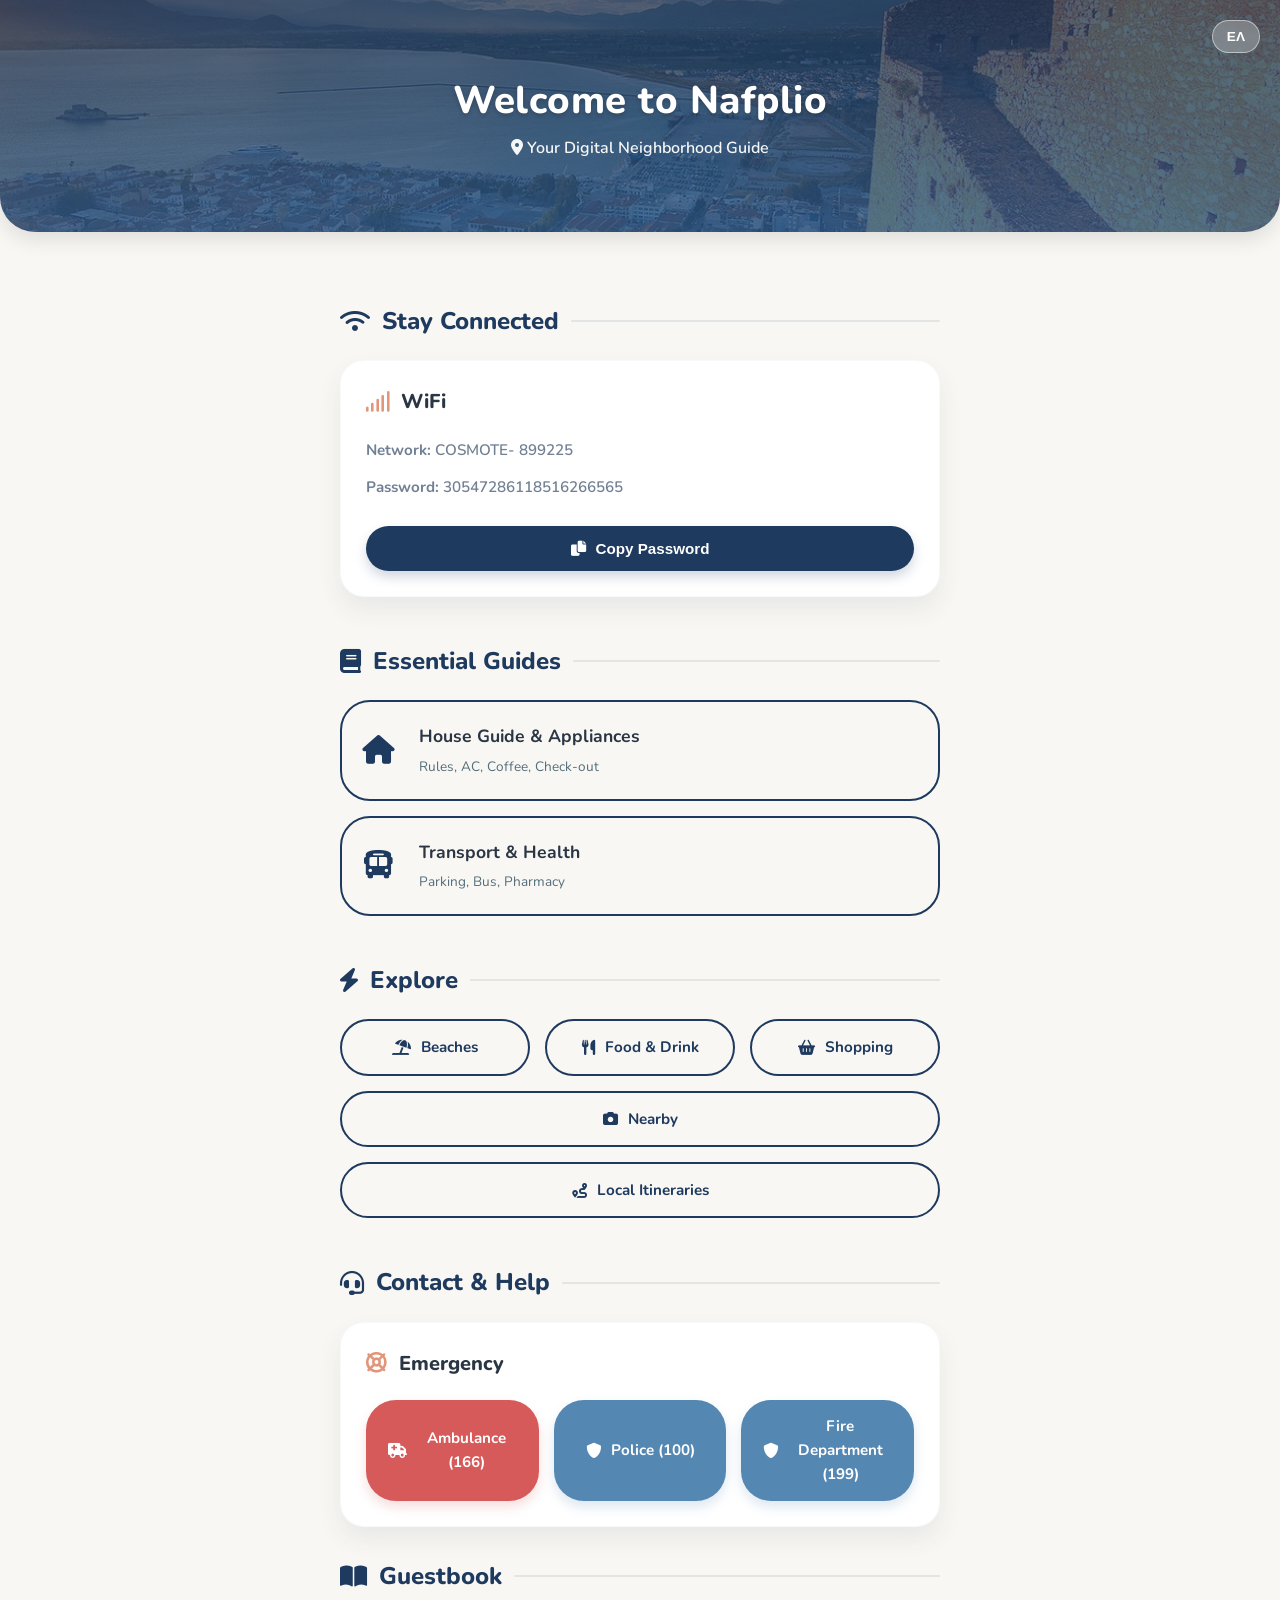
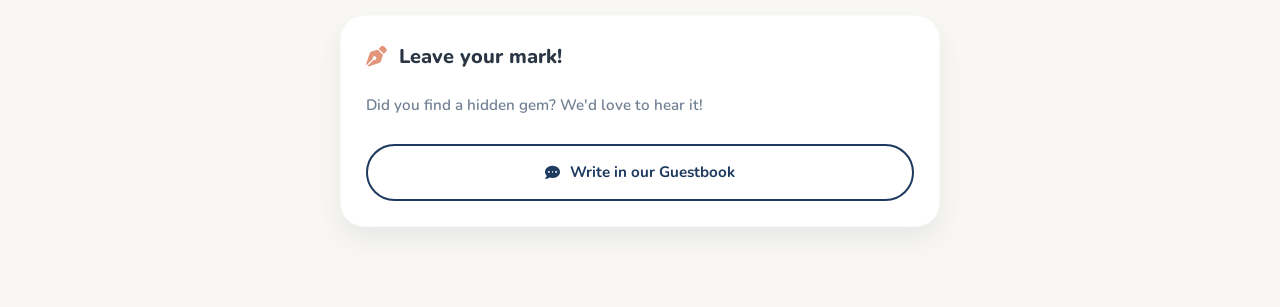
<file: index.html>
<!DOCTYPE html>
<html lang="en">
<head>
    <meta charset="UTF-8">
    <meta name="viewport" content="width=device-width, initial-scale=1.0, maximum-scale=1.0, user-scalable=no">
    <title>Digital Guide - Nafplio</title>
    
    <link rel="preconnect" href="https://fonts.googleapis.com">
    <link rel="preconnect" href="https://fonts.gstatic.com" crossorigin>
    <link href="https://fonts.googleapis.com/css2?family=Nunito:wght@400;600;700;800&display=swap" rel="stylesheet">
    <link rel="stylesheet" href="https://cdnjs.cloudflare.com/ajax/libs/font-awesome/6.0.0/css/all.min.css">
    <link rel="stylesheet" href="style.css">
</head>
<body class="lang-en">

    <header class="hero-header">
        <button class="lang-toggle" onclick="toggleLanguage()">
            <span class="en">ΕΛ</span>
            <span class="el">EN</span>
        </button>
        <h1>
            <span class="en">Welcome to Nafplio</span>
            <span class="el">Καλώς ήρθατε στο Ναύπλιο</span>
        </h1>
        <p><i class="fas fa-map-marker-alt"></i> 
            <span class="en">Your Digital Neighborhood Guide</span>
            <span class="el">Ο Ψηφιακός Οδηγός της Γειτονιάς</span>
        </p>
    </header>

    <div class="container">

        <h2><i class="fas fa-wifi"></i> <span class="en">Stay Connected</span><span class="el">Σύνδεση στο Internet</span></h2>
        
        <div class="card">
            <h3><i class="fas fa-signal"></i> WiFi</h3>
            <p><strong>Network:</strong> COSMOTE- 899225</p>
            <p><strong>Password:</strong> 30547286118516266565</p>
            <button class="btn" onclick="copyWiFi()"><i class="fas fa-copy"></i> <span class="en">Copy Password</span><span class="el">Αντιγραφή Κωδικού</span></button>
        </div>

        <h2><i class="fas fa-book"></i> <span class="en">Essential Guides</span><span class="el">Χρήσιμοι Οδηγοί</span></h2>
        
        <a href="pages/house-guide.html" class="btn btn-outline" style="padding: 20px; font-size: 1.1rem; margin-bottom: 15px; display: flex; align-items: center; justify-content: flex-start; text-align: left;">
            <i class="fas fa-home" style="font-size: 1.8rem; margin-right: 15px; color: var(--accent-teal);"></i> 
            <div>
                <strong style="display: block; color: var(--text-dark);"><span class="en">House Guide & Appliances</span><span class="el">Οδηγός Σπιτιού & Συσκευές</span></strong>
                <span style="font-size: 0.85rem; font-weight: 400; color: #546E7A;"><span class="en">Rules, AC, Coffee, Check-out</span><span class="el">Κανόνες, AC, Καφές, Check-out</span></span>
            </div>
        </a>

        <a href="pages/transport.html" class="btn btn-outline" style="padding: 20px; font-size: 1.1rem; display: flex; align-items: center; justify-content: flex-start; text-align: left;">
            <i class="fas fa-bus" style="font-size: 1.8rem; margin-right: 15px; color: var(--accent-teal);"></i> 
            <div>
                <strong style="display: block; color: var(--text-dark);"><span class="en">Transport & Health</span><span class="el">Μετακινήσεις & Υγεία</span></strong>
                <span style="font-size: 0.85rem; font-weight: 400; color: #546E7A;"><span class="en">Parking, Bus, Pharmacy</span><span class="el">Πάρκινγκ, ΚΤΕΛ, Φαρμακείο</span></span>
            </div>
        </a>

                <h2><i class="fas fa-bolt"></i> <span class="en">Explore</span><span class="el">Εξερεύνηση</span></h2>
        <div class="flex-row">
            <a href="pages/beaches.html" class="btn flex-item btn-outline"><i class="fas fa-umbrella-beach"></i> <span class="en">Beaches</span><span class="el">Παραλίες</span></a>
            <a href="pages/fooddrink.html" class="btn flex-item btn-outline"><i class="fas fa-utensils"></i> <span class="en">Food & Drink</span><span class="el">Φαγητό & Ποτό</span></a>
            <a href="pages/shopping.html" class="btn flex-item btn-outline"><i class="fas fa-shopping-basket"></i> <span class="en">Shopping</span><span class="el">Αγορές</span></a>
            <a href="pages/nearby.html" class="btn flex-item btn-outline"><i class="fas fa-camera"></i> <span class="en">Nearby</span><span class="el">Αξιοθέατα</span></a>
            <a href="pages/itineraries.html" class="btn flex-item btn-outline" style="min-width: 100%;"><i class="fas fa-route"></i> <span class="en">Local Itineraries</span><span class="el">Προτεινόμενες Διαδρομές</span></a>
        </div>

        <h2><i class="fas fa-headset"></i> <span class="en">Contact & Help</span><span class="el">Επικοινωνία & Βοήθεια</span></h2>

        <div class="card">
            <h3><i class="fas fa-life-ring"></i> <span class="en">Emergency</span><span class="el">Έκτακτη Ανάγκη</span></h3>
            <div class="flex-row">
                <a href="tel:166" class="btn flex-item btn-danger"><i class="fas fa-ambulance"></i> <span class="en">Ambulance (166)</span><span class="el">Ασθενοφόρο (166)</span></a>
                <a href="tel:100" class="btn flex-item btn-primary"><i class="fas fa-shield-alt"></i> <span class="en">Police (100)</span><span class="el">Αστυνομία (100)</span></a>
                <a href="tel:100" class="btn flex-item btn-primary"><i class="fas fa-shield-alt"></i> <span class="en">Fire Department (199)</span><span class="el">Πυροσβεστική (199)</span></a>

            </div>
        </div>
        
        <h2 style="margin-top: 30px;"><i class="fas fa-book-open"></i> <span class="en">Guestbook</span><span class="el">Βιβλίο Επισκεπτών</span></h2>
        <div class="card">
            <h3><i class="fas fa-pen-nib"></i> <span class="en">Leave your mark!</span><span class="el">Αφήστε το σχόλιό σας!</span></h3>
            <p><span class="en">Did you find a hidden gem? We'd love to hear it!</span><span class="el">Ανακαλύψατε κάποιο κρυμμένο διαμάντι στο Ναύπλιο; Γράψτε μας!</span></p>
            <a href="ΒΑΛΕ_LINK_ΓΙΑ_GOOGLE_FORM" target="_blank" class="btn btn-outline"><i class="fas fa-comment-dots"></i> <span class="en">Write in our Guestbook</span><span class="el">Γράψτε στο Βιβλίο</span></a>
        </div>

    </div>

    <div id="toast"><i class="fas fa-check-circle"></i> <span class="en">Password Copied!</span><span class="el">Ο Κωδικός Αντιγράφηκε!</span></div>
    <script src="script.js"></script>
</body>
</html>
</file>
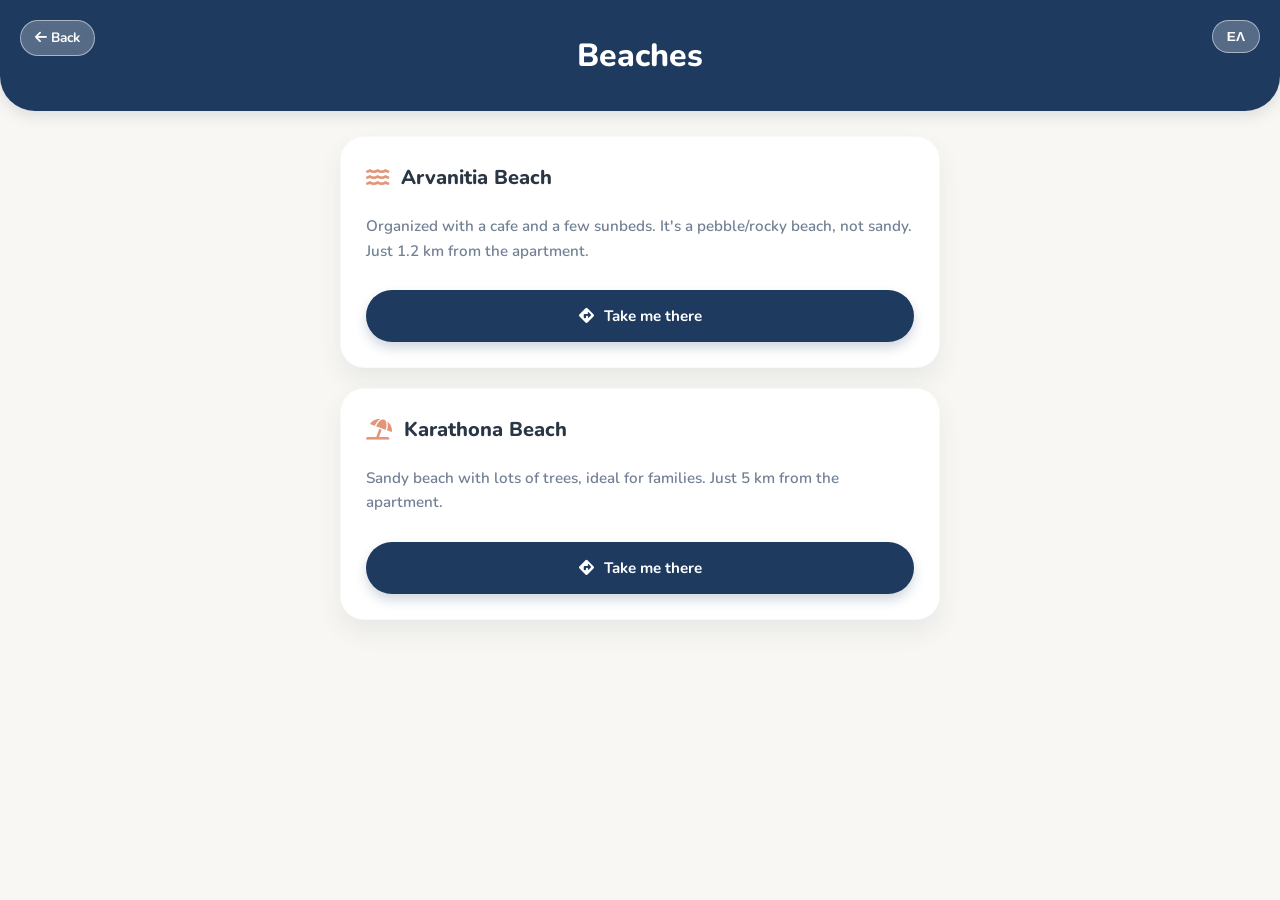
<file: pages/beaches.html>
<!DOCTYPE html>
<html lang="en">
<head>
    <meta charset="UTF-8">
    <meta name="viewport" content="width=device-width, initial-scale=1.0, maximum-scale=1.0, user-scalable=no">
    <title>Beaches - Nafplio Guide</title>
    <link rel="preconnect" href="https://fonts.googleapis.com">
    <link rel="preconnect" href="https://fonts.gstatic.com" crossorigin>
    <link href="https://fonts.googleapis.com/css2?family=Nunito:wght@400;600;700;800&display=swap" rel="stylesheet">
    <link rel="stylesheet" href="https://cdnjs.cloudflare.com/ajax/libs/font-awesome/6.0.0/css/all.min.css">
    
    <link rel="stylesheet" href="../style.css">
</head>
<body class="lang-en">

    <header>
        <a href="../index.html" class="back-btn"><i class="fas fa-arrow-left"></i> <span class="en">Back</span><span class="el">Πίσω</span></a>
        <button class="lang-toggle" onclick="toggleLanguage()">
            <span class="en">ΕΛ</span>
            <span class="el">EN</span>
        </button>
        <h1>
            <span class="en">Beaches</span>
            <span class="el">Παραλίες</span>
        </h1>
    </header>

    <div class="container">
        
        <div class="card">
            <h3><i class="fas fa-water"></i> <span class="en">Arvanitia Beach</span><span class="el">Παραλία Αρβανιτιάς</span></h3>
            <p>
                <span class="en">Organized with a cafe and a few sunbeds. It's a pebble/rocky beach, not sandy. Just 1.2 km from the apartment.</span>
                <span class="el">Οργανωμένη με μια καφετέρια και λίγες ξαπλώστρες. Δεν έχει άμμο, έχει βότσαλα και βράχια. Μόλις 1,2 χλμ από το διαμέρισμα.</span>
            </p>
            <a href="https://maps.app.goo.gl/Zkfqio5ohK6nqBAR7" target="_blank" class="btn"><i class="fas fa-directions"></i> <span class="en">Take me there</span><span class="el">Οδηγίες</span></a>
        </div>

        <div class="card">
            <h3><i class="fas fa-umbrella-beach"></i> <span class="en">Karathona Beach</span><span class="el">Καραθώνα</span></h3>
            <p>
                <span class="en">Sandy beach with lots of trees, ideal for families. Just 5 km from the apartment.</span>
                <span class="el">Αμμώδης παραλία με πολλά δέντρα, ιδανική για οικογένειες. Μόλις 5 χλμ από το διαμέρισμα.</span>
            </p>
            <a href="https://maps.app.goo.gl/F3d4bQRgc3zSHzM47" target="_blank" class="btn"><i class="fas fa-directions"></i> <span class="en">Take me there</span><span class="el">Οδηγίες</span></a>
        </div>

    </div>

    <script src="../script.js"></script>
</body>
</html>
</file>
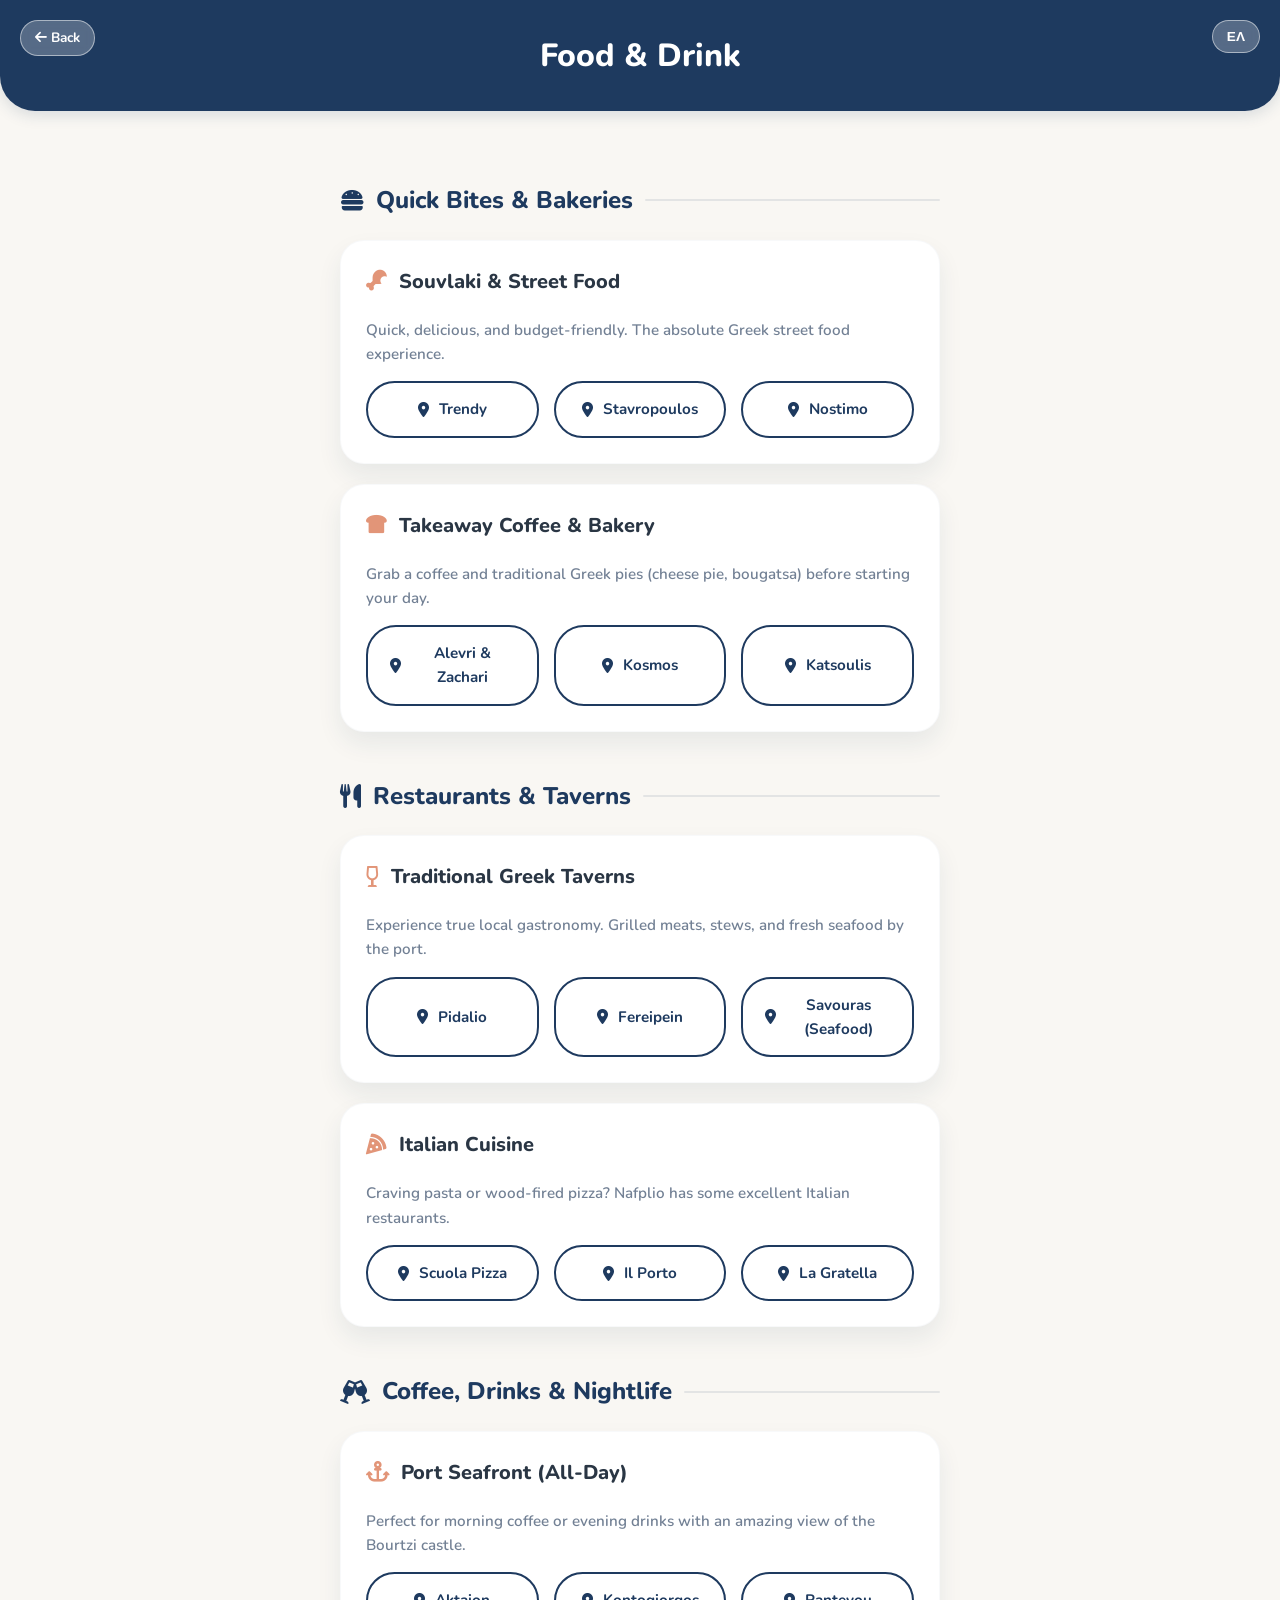
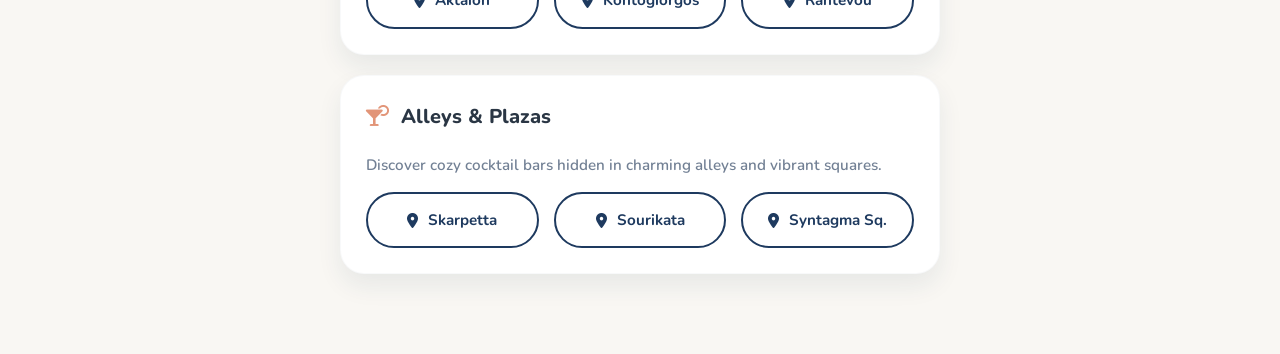
<file: pages/fooddrink.html>
<!DOCTYPE html>
<html lang="en">
<head>
    <meta charset="UTF-8">
    <meta name="viewport" content="width=device-width, initial-scale=1.0, maximum-scale=1.0, user-scalable=no">
    <title>Food & Drink - Nafplio Guide</title>
    <link rel="preconnect" href="https://fonts.googleapis.com">
    <link rel="preconnect" href="https://fonts.gstatic.com" crossorigin>
    <link href="https://fonts.googleapis.com/css2?family=Nunito:wght@400;600;700;800&display=swap" rel="stylesheet">
    <link rel="stylesheet" href="https://cdnjs.cloudflare.com/ajax/libs/font-awesome/6.0.0/css/all.min.css">
    <link rel="stylesheet" href="../style.css">
</head>
<body class="lang-en">

    <header>
        <a href="../index.html" class="back-btn"><i class="fas fa-arrow-left"></i> <span class="en">Back</span><span class="el">Πίσω</span></a>
        <button class="lang-toggle" onclick="toggleLanguage()">
            <span class="en">ΕΛ</span>
            <span class="el">EN</span>
        </button>
        <h1>
            <span class="en">Food & Drink</span>
            <span class="el">Φαγητό & Ποτό</span>
        </h1>
    </header>

    <div class="container">
        
        <!-- ΕΝΟΤΗΤΑ 1: ΓΡΗΓΟΡΟ ΦΑΓΗΤΟ & ΦΟΥΡΝΟΙ -->
        <h2><i class="fas fa-hamburger"></i> <span class="en">Quick Bites & Bakeries</span><span class="el">Γρήγορο Φαγητό & Φούρνοι</span></h2>
        
        <div class="card">
            <h3><i class="fas fa-drumstick-bite"></i> <span class="en">Souvlaki & Street Food</span><span class="el">Πιτόγυρο & Street Food</span></h3>
            <p>
                <span class="en">Quick, delicious, and budget-friendly. The absolute Greek street food experience.</span>
                <span class="el">Γρήγορο, χορταστικό και οικονομικό. Τα καλύτερα σημεία για παραδοσιακό πιτόγυρο.</span>
            </p>
            <div class="flex-row" style="margin-top: 15px;">
                <a href="https://maps.app.goo.gl/Qw8CT8fS2HpJGycE9" target="_blank" class="btn flex-item btn-outline"><i class="fas fa-map-marker-alt"></i> <span class="en">Trendy</span><span class="el">Trendy</span></a>
                <a href="https://maps.app.goo.gl/opmxHq6EfR5hRpAs6" target="_blank" class="btn flex-item btn-outline"><i class="fas fa-map-marker-alt"></i> <span class="en">Stavropoulos</span><span class="el">Σταυρόπουλος</span></a>
                <a href="https://maps.app.goo.gl/NRNuTCAfB22C8cD48" target="_blank" class="btn flex-item btn-outline"><i class="fas fa-map-marker-alt"></i> <span class="en">Nostimo</span><span class="el">Νόστιμο</span></a>
            </div>
        </div>

        <div class="card">
            <h3><i class="fas fa-bread-slice"></i> <span class="en">Takeaway Coffee & Bakery</span><span class="el">Στο Χέρι & Φούρνοι</span></h3>
            <p>
                <span class="en">Grab a coffee and traditional Greek pies (cheese pie, bougatsa) before starting your day.</span>
                <span class="el">Ιδανικά σημεία για να πάρετε γρήγορο καφέ και φρέσκα σφολιατοειδή στο χέρι.</span>
            </p>
            <div class="flex-row" style="margin-top: 15px;">
                <a href="https://maps.app.goo.gl/HDfTUzCfcCUbncJV9" target="_blank" class="btn flex-item btn-outline"><i class="fas fa-map-marker-alt"></i> <span class="en">Alevri & Zachari</span><span class="el">Αλεύρι & Ζάχαρη</span></a>
                <a href="https://maps.app.goo.gl/cdPcTeFowGZ5yKNt7" target="_blank" class="btn flex-item btn-outline"><i class="fas fa-map-marker-alt"></i> <span class="en">Kosmos</span><span class="el">Κόσμος</span></a>
                <a href="https://maps.app.goo.gl/tComQ4xPtFZAxJ8P6" target="_blank" class="btn flex-item btn-outline"><i class="fas fa-map-marker-alt"></i> <span class="en">Katsoulis</span><span class="el">Κατσούλης</span></a>
            </div>
        </div>

        <!-- ΕΝΟΤΗΤΑ 2: ΕΣΤΙΑΤΟΡΙΑ & ΤΑΒΕΡΝΕΣ -->
        <h2><i class="fas fa-utensils"></i> <span class="en">Restaurants & Taverns</span><span class="el">Εστιατόρια & Ταβέρνες</span></h2>

        <div class="card">
            <h3><i class="fas fa-wine-glass-alt"></i> <span class="en">Traditional Greek Taverns</span><span class="el">Παραδοσιακές Ταβέρνες</span></h3>
            <p>
                <span class="en">Experience true local gastronomy. Grilled meats, stews, and fresh seafood by the port.</span>
                <span class="el">Η αυθεντική τοπική γαστρονομία. Ζεστή ατμόσφαιρα, ψητά κρέατα, μεζέδες και φρέσκο ψάρι.</span>
            </p>
            <div class="flex-row" style="margin-top: 15px;">
                <a href="https://maps.app.goo.gl/Su23X2cGe1beuUsL7" target="_blank" class="btn flex-item btn-outline"><i class="fas fa-map-marker-alt"></i> <span class="en">Pidalio</span><span class="el">Πηδάλιο</span></a>
                <a href="https://maps.app.goo.gl/nbSWQN3dEPreE3hT9" target="_blank" class="btn flex-item btn-outline"><i class="fas fa-map-marker-alt"></i> <span class="en">Fereipein</span><span class="el">Φερειπείν</span></a>
                <a href="https://maps.app.goo.gl/tfXyzaZeq5p1BhFt5" target="_blank" class="btn flex-item btn-outline"><i class="fas fa-map-marker-alt"></i> <span class="en">Savouras (Seafood)</span><span class="el">Σαβούρας (Ψάρι)</span></a>
            </div>
        </div>

        <div class="card">
            <h3><i class="fas fa-pizza-slice"></i> <span class="en">Italian Cuisine</span><span class="el">Ιταλική Κουζίνα</span></h3>
            <p>
                <span class="en">Craving pasta or wood-fired pizza? Nafplio has some excellent Italian restaurants.</span>
                <span class="el">Εξαιρετικές επιλογές για αυθεντική πίτσα με λεπτή ζύμη και φρέσκα ζυμαρικά.</span>
            </p>
            <div class="flex-row" style="margin-top: 15px;">
                <a href="https://maps.app.goo.gl/ykCuiks4WFRYwPyh6" target="_blank" class="btn flex-item btn-outline"><i class="fas fa-map-marker-alt"></i> <span class="en">Scuola Pizza</span><span class="el">Scuola Pizza</span></a>
                <a href="https://maps.app.goo.gl/nPsGK3grmnhbTZc97" target="_blank" class="btn flex-item btn-outline"><i class="fas fa-map-marker-alt"></i> <span class="en">Il Porto</span><span class="el">Il Porto</span></a>
                <a href="https://maps.app.goo.gl/8jnaLJK5HrCs4ca78" target="_blank" class="btn flex-item btn-outline"><i class="fas fa-map-marker-alt"></i> <span class="en">La Gratella</span><span class="el">La Gratella</span></a>
            </div>
        </div>

        <!-- ΕΝΟΤΗΤΑ 3: ΚΑΦΕΣ & ΠΟΤΟ -->
        <h2><i class="fas fa-glass-cheers"></i> <span class="en">Coffee, Drinks & Nightlife</span><span class="el">Καφές & Νυχτερινή Ζωή</span></h2>

        <div class="card">
            <h3><i class="fas fa-anchor"></i> <span class="en">Port Seafront (All-Day)</span><span class="el">Παραλιακά στο Λιμάνι</span></h3>
            <p>
                <span class="en">Perfect for morning coffee or evening drinks with an amazing view of the Bourtzi castle.</span>
                <span class="el">Η κλασική επιλογή. Ανοιχτά από το πρωί για καφέ μέχρι αργά το βράδυ για ποτό με θέα το Μπούρτζι.</span>
            </p>
            <div class="flex-row" style="margin-top: 15px;">
                <a href="https://maps.app.goo.gl/1D3FuBNwmPbGnL2r5" target="_blank" class="btn flex-item btn-outline"><i class="fas fa-map-marker-alt"></i> <span class="en">Aktaion</span><span class="el">Ακταίον</span></a>
                <a href="https://maps.app.goo.gl/rcR9FJc9Mq2NVqRE6" target="_blank" class="btn flex-item btn-outline"><i class="fas fa-map-marker-alt"></i> <span class="en">Kontogiorgos</span><span class="el">Κοντογιώργος</span></a>
                <a href="https://maps.app.goo.gl/WAu94Hz8FKVi1wbp7" target="_blank" class="btn flex-item btn-outline"><i class="fas fa-map-marker-alt"></i> <span class="en">Rantevou</span><span class="el">Ραντεβού</span></a>
            </div>
        </div>

        <div class="card">
            <h3><i class="fas fa-cocktail"></i> <span class="en">Alleys & Plazas</span><span class="el">Στενά & Πλατείες</span></h3>
            <p>
                <span class="en">Discover cozy cocktail bars hidden in charming alleys and vibrant squares.</span>
                <span class="el">Ανακαλύψτε ατμοσφαιρικά μπαράκια κρυμμένα στα γραφικά στενάκια και τις πλατείες.</span>
            </p>
            <div class="flex-row" style="margin-top: 15px;">
                <a href="https://maps.app.goo.gl/1uuMdgC21Jf8YFmb8" target="_blank" class="btn flex-item btn-outline"><i class="fas fa-map-marker-alt"></i> <span class="en">Skarpetta</span><span class="el">Σκαρπέτα</span></a>
                <a href="https://maps.app.goo.gl/xUvunjaotRfXzfy3A" target="_blank" class="btn flex-item btn-outline"><i class="fas fa-map-marker-alt"></i> <span class="en">Sourikata</span><span class="el">Σουρικάτα</span></a>
                <a href="https://maps.app.goo.gl/zuBBs9j948nBz5vX9" target="_blank" class="btn flex-item btn-outline"><i class="fas fa-map-marker-alt"></i> <span class="en">Syntagma Sq.</span><span class="el">Πλ. Συντάγματος</span></a>
            </div>
        </div>

    </div>

    <script src="../script.js"></script>
</body>
</html>
</file>
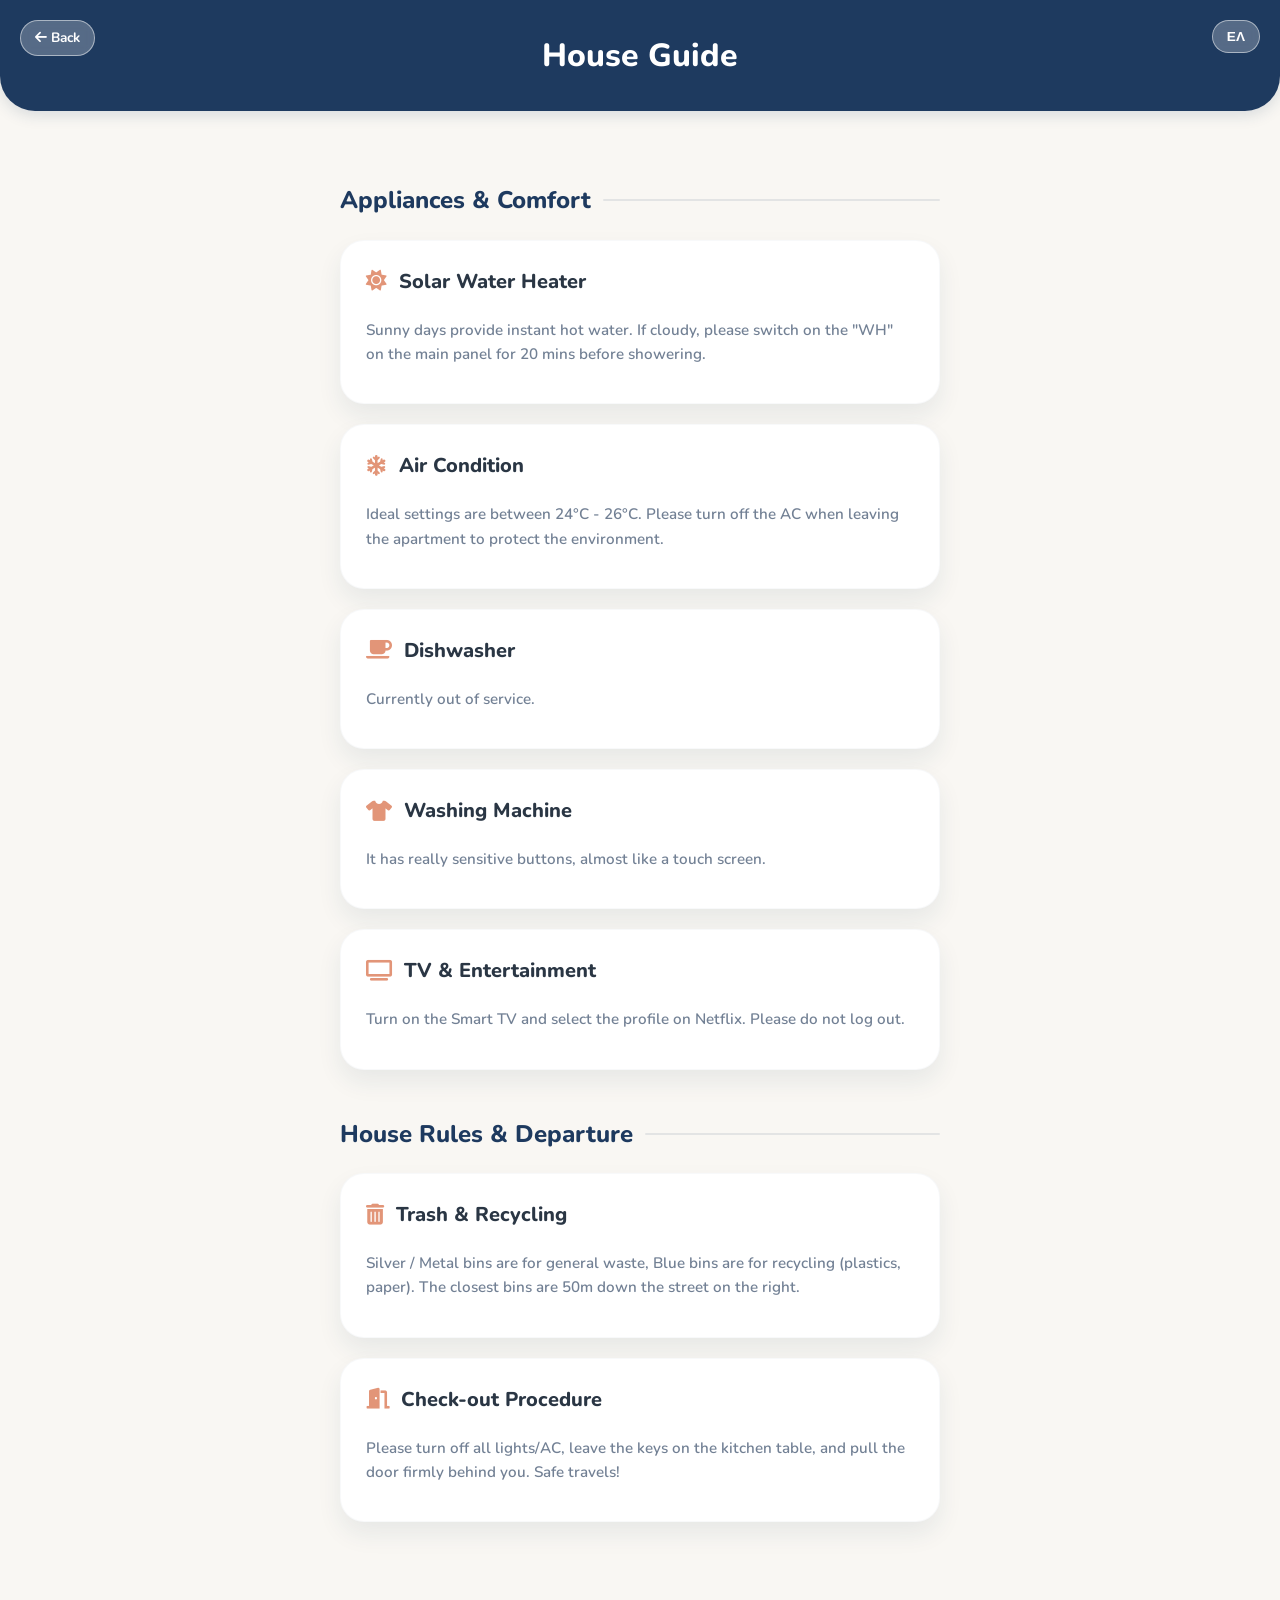
<file: pages/house-guide.html>
<!DOCTYPE html>
<html lang="en">
<head>
    <meta charset="UTF-8">
    <meta name="viewport" content="width=device-width, initial-scale=1.0, maximum-scale=1.0, user-scalable=no">
    <title>House Guide - Nafplio Guide</title>
    <link rel="preconnect" href="https://fonts.googleapis.com">
    <link rel="preconnect" href="https://fonts.gstatic.com" crossorigin>
    <link href="https://fonts.googleapis.com/css2?family=Nunito:wght@400;600;700;800&display=swap" rel="stylesheet">
    <link rel="stylesheet" href="https://cdnjs.cloudflare.com/ajax/libs/font-awesome/6.0.0/css/all.min.css">
    <link rel="stylesheet" href="../style.css">
</head>
<body class="lang-en">

    <header>
        <a href="../index.html" class="back-btn"><i class="fas fa-arrow-left"></i> <span class="en">Back</span><span class="el">Πίσω</span></a>
        <button class="lang-toggle" onclick="toggleLanguage()">
            <span class="en">ΕΛ</span>
            <span class="el">EN</span>
        </button>
        <h1>
            <span class="en">House Guide</span>
            <span class="el">Οδηγίες Σπιτιού</span>
        </h1>
    </header>

    <div class="container">
        
        <h2><span class="en">Appliances & Comfort</span><span class="el">Συσκευές & Άνεση</span></h2>

        <div class="card">
            <h3><i class="fas fa-sun"></i> <span class="en">Solar Water Heater</span><span class="el">Ηλιακός Θερμοσίφωνας</span></h3>
            <p>
                <span class="en">Sunny days provide instant hot water. If cloudy, please switch on the "WH" on the main panel for 20 mins before showering.</span>
                <span class="el">Τις ηλιόλουστες μέρες υπάρχει άφθονο ζεστό νερό. Αν έχει συννεφιά, παρακαλούμε ανάψτε τον διακόπτη με την ένδειξη "WH" στον πίνακα για 20 λεπτά.</span>
            </p>
        </div>

        <div class="card">
            <h3><i class="fas fa-snowflake"></i> Air Condition</h3>
            <p>
                <span class="en">Ideal settings are between 24°C - 26°C. Please turn off the AC when leaving the apartment to protect the environment.</span>
                <span class="el">Ιδανική θερμοκρασία είναι στους 24°C - 26°C. Παρακαλούμε κλείνετε το κλιματιστικό όταν φεύγετε από το σπίτι.</span>
            </p>
        </div>

        <div class="card">
            <h3><i class="fas fa-coffee"></i> <span class="en">Dishwasher</span><span class="el">Πλυντήριο Πιάτων</span></h3>
            <p>
                <span class="en">Currently out of service.</span>
                <span class="el">Δεν λειτουργεί προσωρινά.</span>
            </p>
        </div>
        <div class="card">
        <h3><i class="fas fa-tshirt"></i> <span class="en">Washing Machine</span><span class="el">Πλυντήριο Ρούχων</span></h3>
            <p>
                <span class="en">It has really sensitive buttons, almost like a touch screen.</span>
                <span class="el">Έχει πολύ ευαίσθητα κουμπιά, είναι σαν αφής.</span>
            </p>
        </div>

        <div class="card">
            <h3><i class="fas fa-tv"></i> <span class="en">TV & Entertainment</span><span class="el">Τηλεόραση & Ψυχαγωγία</span></h3>
            <p>
                <span class="en">Turn on the Smart TV and select the profile on Netflix. Please do not log out.</span>
                <span class="el">Ανοίξτε την Smart TV και επιλέξτε το προφίλ στο Netflix. Παρακαλούμε μην κάνετε αποσύνδεση.</span>
            </p>
        </div>

        <h2><span class="en">House Rules & Departure</span><span class="el">Κανόνες & Αναχώρηση</span></h2>

        <div class="card">
        <h3><i class="fas fa-trash-alt"></i> <span class="en">Trash & Recycling</span><span class="el">Σκουπίδια & Ανακύκλωση</span></h3>
            <p>
                <span class="en">Silver / Metal bins are for general waste, Blue bins are for recycling (plastics, paper). The closest bins are 50m down the street on the right.</span>
                <span class="el">Οι Σιδερένιοι κάδοι είναι για τα κοινά σκουπίδια, οι Μπλε για την ανακύκλωση. Οι κοντινότεροι κάδοι βρίσκονται στα 50μ δεξιά στον δρόμο.</span>
            </p>
        </div>

        <div class="card">
            <h3><i class="fas fa-door-open"></i> <span class="en">Check-out Procedure</span><span class="el">Διαδικασία Check-out</span></h3>
            <p>
                <span class="en">Please turn off all lights/AC, leave the keys on the kitchen table, and pull the door firmly behind you. Safe travels!</span>
                <span class="el">Παρακαλούμε κλείστε τα φώτα/AC, αφήστε τα κλειδιά στο τραπέζι και κλείστε καλά την πόρτα φεύγοντας. Καλό ταξίδι!</span>
            </p>
        </div>

    </div>

    <script src="../script.js"></script>
</body>
</html>
</file>
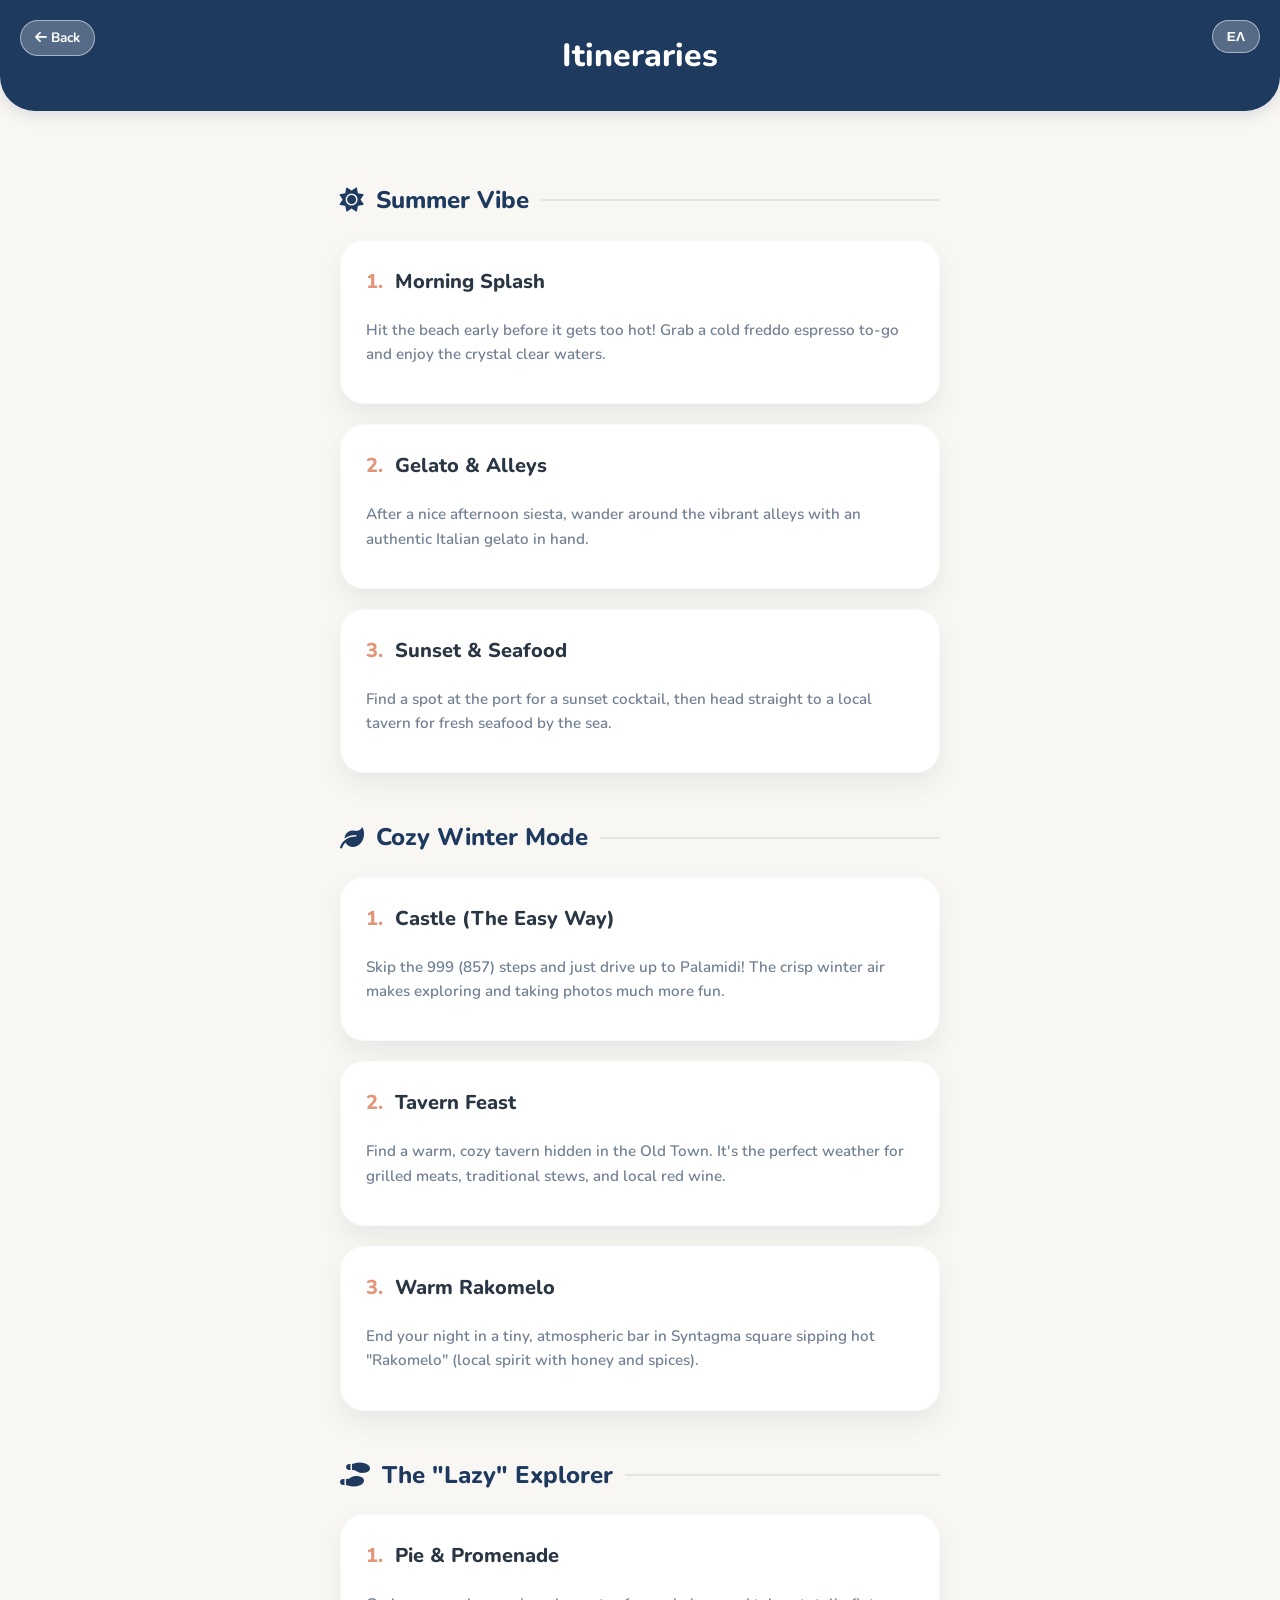
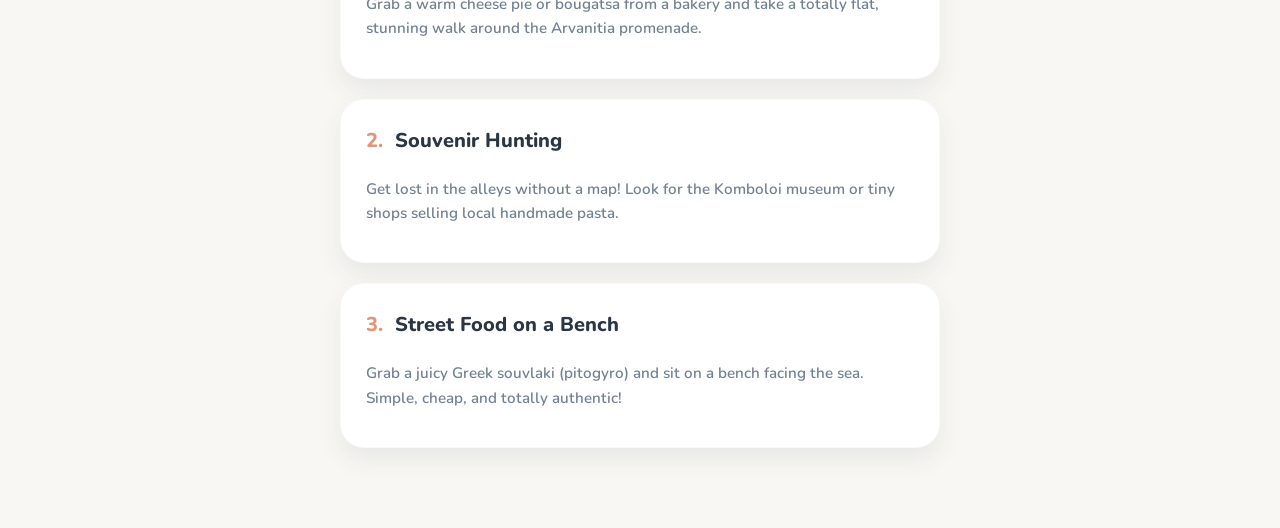
<file: pages/itineraries.html>
<!DOCTYPE html>
<html lang="en">
<head>
    <meta charset="UTF-8">
    <meta name="viewport" content="width=device-width, initial-scale=1.0, maximum-scale=1.0, user-scalable=no">
    <title>Itineraries - Nafplio Guide</title>
    <link rel="preconnect" href="https://fonts.googleapis.com">
    <link rel="preconnect" href="https://fonts.gstatic.com" crossorigin>
    <link href="https://fonts.googleapis.com/css2?family=Nunito:wght@400;600;700;800&display=swap" rel="stylesheet">
    <link rel="stylesheet" href="https://cdnjs.cloudflare.com/ajax/libs/font-awesome/6.0.0/css/all.min.css">
    <link rel="stylesheet" href="../style.css">
</head>
<body class="lang-en">

    <header>
        <a href="../index.html" class="back-btn"><i class="fas fa-arrow-left"></i> <span class="en">Back</span><span class="el">Πίσω</span></a>
        <button class="lang-toggle" onclick="toggleLanguage()">
            <span class="en">ΕΛ</span>
            <span class="el">EN</span>
        </button>
        <h1>
            <span class="en">Itineraries</span>
            <span class="el">Διαδρομές</span>
        </h1>
    </header>

    <div class="container">
        
        <!-- ΔΙΑΔΡΟΜΗ 1: ΚΑΛΟΚΑΙΡΙ -->
        <h2><i class="fas fa-sun"></i> <span class="en">Summer Vibe</span><span class="el">Καλοκαιρινό Vibe</span></h2>
        
        <div class="card">
            <h3><span style="color:var(--accent-color);">1.</span> <span class="en">Morning Splash</span><span class="el">Πρωινή Βουτιά</span></h3>
            <p>
                <span class="en">Hit the beach early before it gets too hot! Grab a cold freddo espresso to-go and enjoy the crystal clear waters.</span>
                <span class="el">Πηγαίνετε στην παραλία νωρίς, πριν πιάσει η ζέστη! Πάρτε έναν κρύο καφέ στο χέρι και απολαύστε την πρωινή δροσιά.</span>
            </p>
        </div>

        <div class="card">
            <h3><span style="color:var(--accent-color);">2.</span> <span class="en">Gelato & Alleys</span><span class="el">Παγωτό στα Σοκάκια</span></h3>
            <p>
                <span class="en">After a nice afternoon siesta, wander around the vibrant alleys with an authentic Italian gelato in hand.</span>
                <span class="el">Μετά από λίγη ξεκούραση το μεσημέρι, κάντε βόλτα στα πολύχρωμα σοκάκια με ένα χωνάκι αυθεντικό ιταλικό παγωτό.</span>
            </p>
        </div>

        <div class="card">
            <h3><span style="color:var(--accent-color);">3.</span> <span class="en">Sunset & Seafood</span><span class="el">Ηλιοβασίλεμα & Θαλασσινά</span></h3>
            <p>
                <span class="en">Find a spot at the port for a sunset cocktail, then head straight to a local tavern for fresh seafood by the sea.</span>
                <span class="el">Πιάστε τραπέζι στο λιμάνι για κοκτέιλ την ώρα του ηλιοβασιλέματος, και συνεχίστε με φρέσκα θαλασσινά δίπλα στο κύμα.</span>
            </p>
        </div>

        <!-- ΔΙΑΔΡΟΜΗ 2: ΧΕΙΜΩΝΑΣ -->
        <h2><i class="fas fa-leaf"></i> <span class="en">Cozy Winter Mode</span><span class="el">Χειμερινή Θαλπωρή</span></h2>

        <div class="card">
            <h3><span style="color:var(--accent-color);">1.</span> <span class="en">Castle (The Easy Way)</span><span class="el">Παλαμήδι (Χωρίς Κόπο)</span></h3>
            <p>
                <span class="en">Skip the 999 (857) steps and just drive up to Palamidi! The crisp winter air makes exploring and taking photos much more fun.</span>
                <span class="el">Ξεχάστε τα 999 (857) σκαλιά και ανεβείτε στο Παλαμήδι με το αμάξι! Ο καθαρός χειμωνιάτικος αέρας κάνει την εξερεύνηση υπέροχη.</span>
            </p>
        </div>

        <div class="card">
            <h3><span style="color:var(--accent-color);">2.</span> <span class="en">Tavern Feast</span><span class="el">Χειμωνιάτικο Συμπόσιο</span></h3>
            <p>
                <span class="en">Find a warm, cozy tavern hidden in the Old Town. It's the perfect weather for grilled meats, traditional stews, and local red wine.</span>
                <span class="el">Βρείτε μια ζεστή, παραδοσιακή ταβέρνα στα στενά. Είναι ο ιδανικός καιρός για ψητά, μαγειρευτά και άφθονο ντόπιο κόκκινο κρασί.</span>
            </p>
        </div>

        <div class="card">
            <h3><span style="color:var(--accent-color);">3.</span> <span class="en">Warm Rakomelo</span><span class="el">Βραδιά με Ρακόμελο</span></h3>
            <p>
                <span class="en">End your night in a tiny, atmospheric bar in Syntagma square sipping hot "Rakomelo" (local spirit with honey and spices).</span>
                <span class="el">Κλείστε τη βραδιά σας σε ένα μικρό, ατμοσφαιρικό μπαράκι της πόλης πίνοντας ζεστό ρακόμελο ή οινόμελο.</span>
            </p>
        </div>

        <!-- ΔΙΑΔΡΟΜΗ 3: ΟΛΟ ΤΟΝ ΧΡΟΝΟ -->
        <h2><i class="fas fa-shoe-prints"></i> <span class="en">The "Lazy" Explorer</span><span class="el">Ο "Τεμπέλης" Εξερευνητής</span></h2>

        <div class="card">
            <h3><span style="color:var(--accent-color);">1.</span> <span class="en">Pie & Promenade</span><span class="el">Πίτα & Περίπατος</span></h3>
            <p>
                <span class="en">Grab a warm cheese pie or bougatsa from a bakery and take a totally flat, stunning walk around the Arvanitia promenade.</span>
                <span class="el">Πάρτε μια ζεστή τυρόπιτα ή μπουγάτσα στο χέρι και κάντε τον πανέμορφο (και εντελώς επίπεδο!) Γύρο της Αρβανιτιάς.</span>
            </p>
        </div>

        <div class="card">
            <h3><span style="color:var(--accent-color);">2.</span> <span class="en">Souvenir Hunting</span><span class="el">Κυνήγι Θησαυρού</span></h3>
            <p>
                <span class="en">Get lost in the alleys without a map! Look for the Komboloi museum or tiny shops selling local handmade pasta.</span>
                <span class="el">Χαθείτε στα σοκάκια χωρίς χάρτη. Ψάξτε για το μουσείο κομπολογιού ή μαγαζάκια που πουλάνε τοπικά ζυμαρικά (γκόγκες).</span>
            </p>
        </div>
        
        <div class="card">
            <h3><span style="color:var(--accent-color);">3.</span> <span class="en">Street Food on a Bench</span><span class="el">Πιτόγυρο στο Παγκάκι</span></h3>
            <p>
                <span class="en">Grab a juicy Greek souvlaki (pitogyro) and sit on a bench facing the sea. Simple, cheap, and totally authentic!</span>
                <span class="el">Πάρτε ένα ζουμερό πιτόγυρο στο χέρι και καθίστε σε ένα παγκάκι με θέα τη θάλασσα. Απλό, οικονομικό και 100% αυθεντικό!</span>
            </p>
        </div>

    </div>

    <script src="../script.js"></script>
</body>
</html>
</file>
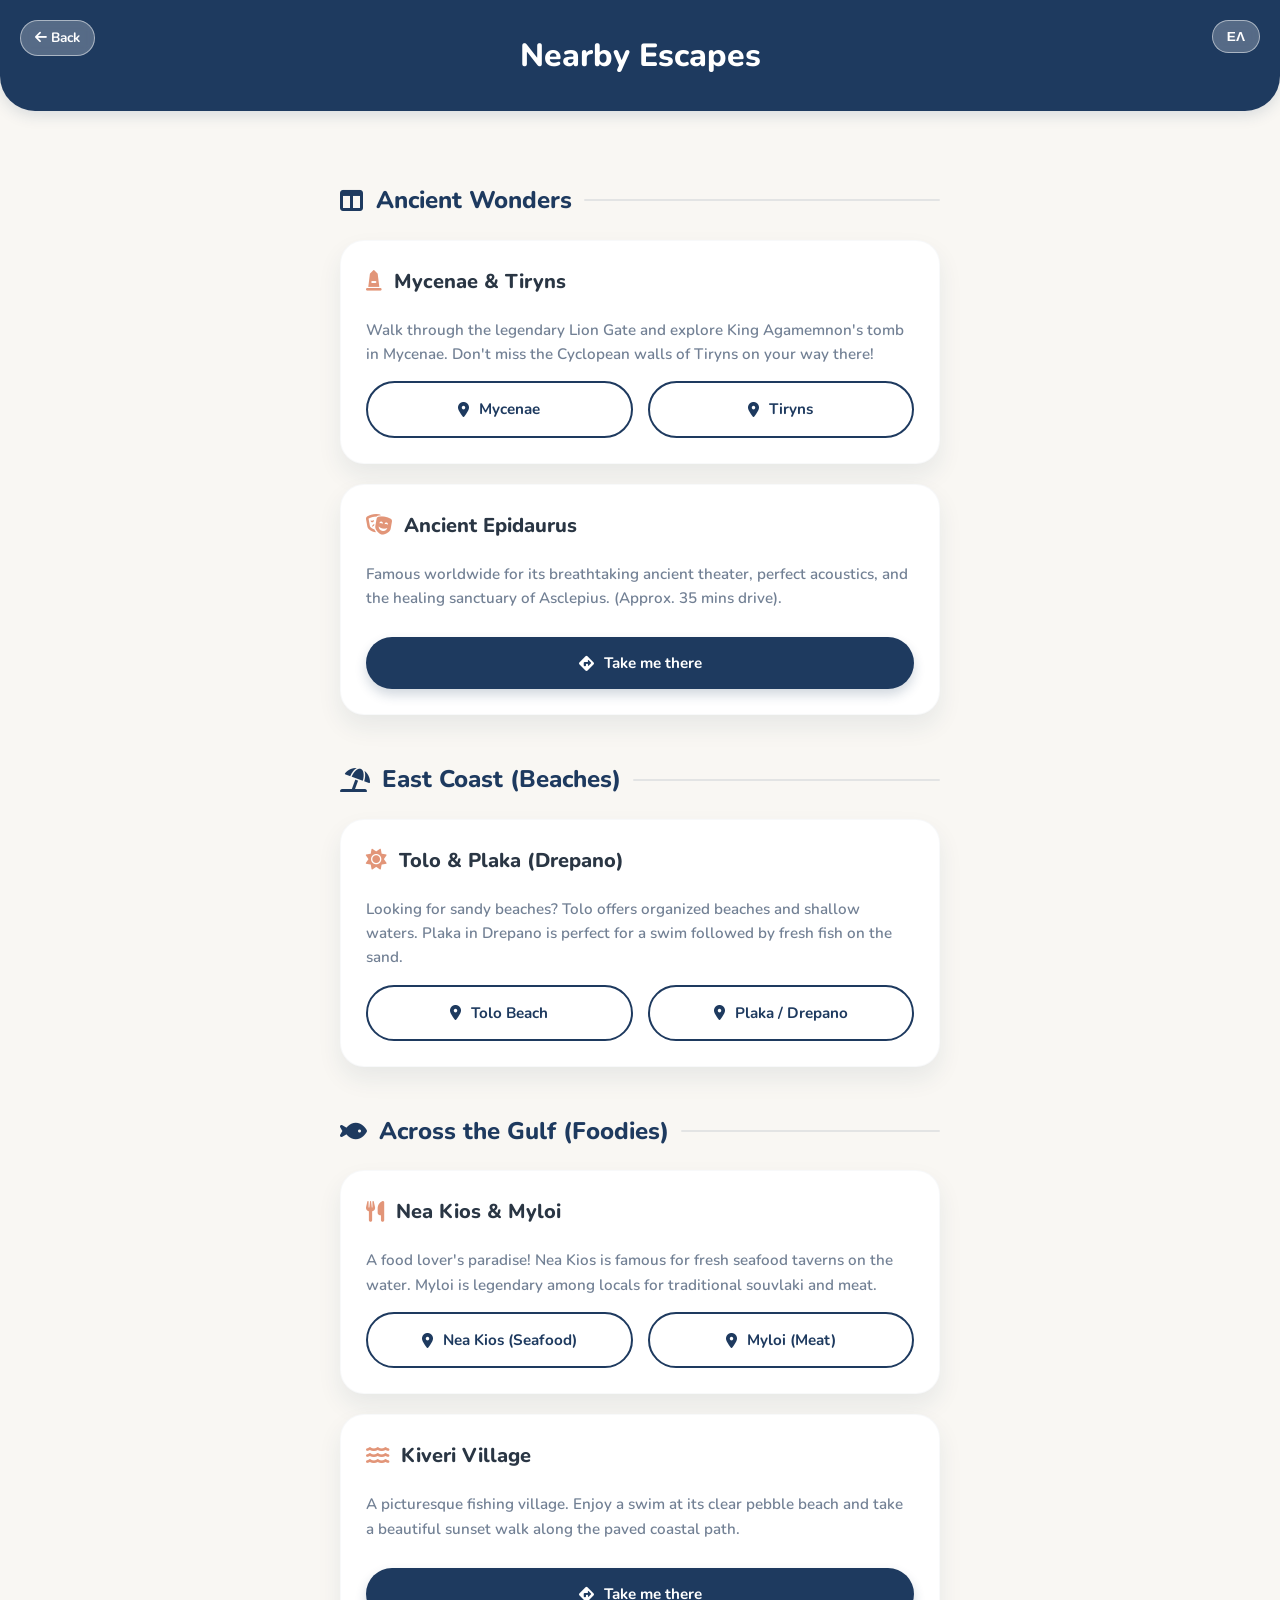
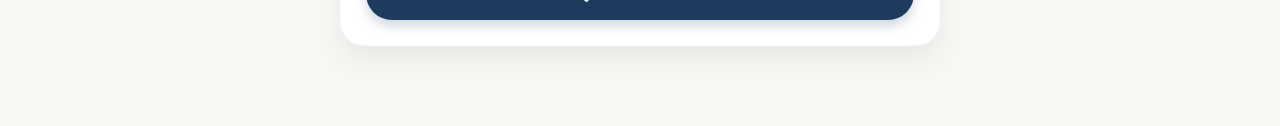
<file: pages/nearby.html>
<!DOCTYPE html>
<html lang="en">
<head>
    <meta charset="UTF-8">
    <meta name="viewport" content="width=device-width, initial-scale=1.0, maximum-scale=1.0, user-scalable=no">
    <title>Nearby Places - Nafplio Guide</title>
    <link rel="preconnect" href="https://fonts.googleapis.com">
    <link rel="preconnect" href="https://fonts.gstatic.com" crossorigin>
    <link href="https://fonts.googleapis.com/css2?family=Nunito:wght@400;600;700;800&display=swap" rel="stylesheet">
    <link rel="stylesheet" href="https://cdnjs.cloudflare.com/ajax/libs/font-awesome/6.0.0/css/all.min.css">
    <link rel="stylesheet" href="../style.css">
</head>
<body class="lang-en">

    <header>
        <a href="../index.html" class="back-btn"><i class="fas fa-arrow-left"></i> <span class="en">Back</span><span class="el">Πίσω</span></a>
        <button class="lang-toggle" onclick="toggleLanguage()">
            <span class="en">ΕΛ</span>
            <span class="el">EN</span>
        </button>
        <h1>
            <span class="en">Nearby Escapes</span>
            <span class="el">Κοντινές Αποδράσεις</span>
        </h1>
    </header>

    <div class="container">
        
        <!-- ΕΝΟΤΗΤΑ 1: ΑΡΧΑΙΟΕΛΛΗΝΙΚΑ ΜΝΗΜΕΙΑ -->
        <h2><i class="fas fa-columns"></i> <span class="en">Ancient Wonders</span><span class="el">Αρχαία Μνημεία</span></h2>
        
        <div class="card">
            <h3><i class="fas fa-monument"></i> <span class="en">Mycenae & Tiryns</span><span class="el">Μυκήνες & Τίρυνθα</span></h3>
            <p>
                <span class="en">Walk through the legendary Lion Gate and explore King Agamemnon's tomb in Mycenae. Don't miss the Cyclopean walls of Tiryns on your way there!</span>
                <span class="el">Περπατήστε την ξακουστή Πύλη των Λεόντων και τον τάφο του Αγαμέμνονα στις Μυκήνες. Μην παραλείψετε τα "Κυκλώπεια Τείχη" της Τίρυνθας στη διαδρομή!</span>
            </p>
            <div class="flex-row" style="margin-top: 15px;">
                <a href="https://maps.app.goo.gl/13K3RfFnauaD9ebX9Η" target="_blank" class="btn flex-item btn-outline"><i class="fas fa-map-marker-alt"></i> <span class="en">Mycenae</span><span class="el">Μυκήνες</span></a>
                <a href="https://maps.app.goo.gl/BHNS7rYmYFkdySA56" target="_blank" class="btn flex-item btn-outline"><i class="fas fa-map-marker-alt"></i> <span class="en">Tiryns</span><span class="el">Τίρυνθα</span></a>
            </div>
        </div>

        <div class="card">
            <h3><i class="fas fa-theater-masks"></i> <span class="en">Ancient Epidaurus</span><span class="el">Αρχαία Επίδαυρος</span></h3>
            <p>
                <span class="en">Famous worldwide for its breathtaking ancient theater, perfect acoustics, and the healing sanctuary of Asclepius. (Approx. 35 mins drive).</span>
                <span class="el">Παγκοσμίως διάσημη για το αρχαίο θέατρο με την τέλεια ακουστική και το θεραπευτήριο του Ασκληπιού. (Περίπου 35 λεπτά οδικώς).</span>
            </p>
            <a href="https://maps.app.goo.gl/ffonfeHK17G9FT7i8" target="_blank" class="btn"><i class="fas fa-directions"></i> <span class="en">Take me there</span><span class="el">Οδηγίες</span></a>
        </div>

        <!-- ΕΝΟΤΗΤΑ 2: ΑΝΑΤΟΛΙΚΑ (ΤΟΛΟ / ΔΡΕΠΑΝΟ) -->
        <h2><i class="fas fa-umbrella-beach"></i> <span class="en">East Coast (Beaches)</span><span class="el">Ανατολική Ακτή (Παραλίες)</span></h2>

        <div class="card">
            <h3><i class="fas fa-sun"></i> <span class="en">Tolo & Plaka (Drepano)</span><span class="el">Τολό & Πλάκα (Δρέπανο)</span></h3>
            <p>
                <span class="en">Looking for sandy beaches? Tolo offers organized beaches and shallow waters. Plaka in Drepano is perfect for a swim followed by fresh fish on the sand.</span>
                <span class="el">Ψάχνετε άμμο; Το Τολό προσφέρει οργανωμένες παραλίες με ρηχά νερά. Η Πλάκα (Δρέπανο) είναι ιδανική για μπάνιο και ψαροταβέρνες πάνω στο κύμα.</span>
            </p>
            <div class="flex-row" style="margin-top: 15px;">
                <a href="https://maps.app.goo.gl/gJbvDr4sZ7CKuZAn9" target="_blank" class="btn flex-item btn-outline"><i class="fas fa-map-marker-alt"></i> <span class="en">Tolo Beach</span><span class="el">Παραλία Τολό</span></a>
                <a href="https://maps.app.goo.gl/WvzTedmya3QBw8nv7" target="_blank" class="btn flex-item btn-outline"><i class="fas fa-map-marker-alt"></i> <span class="en">Plaka / Drepano</span><span class="el">Πλάκα / Δρέπανο</span></a>
            </div>
        </div>

        <!-- ΕΝΟΤΗΤΑ 3: ΔΥΤΙΚΑ (ΚΙΟΣ / ΜΥΛΟΙ / ΚΙΒΕΡΙ) -->
        <h2><i class="fas fa-fish"></i> <span class="en">Across the Gulf (Foodies)</span><span class="el">Απέναντι στον Κόλπο (Φαγητό)</span></h2>

        <div class="card">
            <h3><i class="fas fa-utensils"></i> <span class="en">Nea Kios & Myloi</span><span class="el">Νέα Κίος & Μύλοι</span></h3>
            <p>
                <span class="en">A food lover's paradise! Nea Kios is famous for fresh seafood taverns on the water. Myloi is legendary among locals for traditional souvlaki and meat.</span>
                <span class="el">Ο παράδεισος του φαγητού! Η Νέα Κίος φημίζεται για τις ψαροταβέρνες δίπλα στα καΐκια, ενώ οι Μύλοι είναι θρυλικοί για το παραδοσιακό σουβλάκι.</span>
            </p>
            <div class="flex-row" style="margin-top: 15px;">
                <a href="https://maps.app.goo.gl/g6CDKxjxRxarcmiM9" target="_blank" class="btn flex-item btn-outline"><i class="fas fa-map-marker-alt"></i> <span class="en">Nea Kios (Seafood)</span><span class="el">Νέα Κίος (Ψάρι)</span></a>
                <a href="https://maps.app.goo.gl/wWgfzmkCe1tM4Jv36" target="_blank" class="btn flex-item btn-outline"><i class="fas fa-map-marker-alt"></i> <span class="en">Myloi (Meat)</span><span class="el">Μύλοι (Κρέας)</span></a>
            </div>
        </div>

        <div class="card">
            <h3><i class="fas fa-water"></i> <span class="en">Kiveri Village</span><span class="el">Κιβέρι</span></h3>
            <p>
                <span class="en">A picturesque fishing village. Enjoy a swim at its clear pebble beach and take a beautiful sunset walk along the paved coastal path.</span>
                <span class="el">Ένα υπέροχο ψαροχώρι. Απολαύστε το μπάνιο σας στην καθαρή παραλία με βότσαλο και περπατήστε στο πανέμορφο πλακόστρωτο μονοπάτι δίπλα στη θάλασσα.</span>
            </p>
            <a href="https://maps.app.goo.gl/x618R4n8dW3qGuho8" target="_blank" class="btn"><i class="fas fa-directions"></i> <span class="en">Take me there</span><span class="el">Οδηγίες</span></a>
        </div>

    </div>

    <script src="../script.js"></script>
</body>
</html>
</file>
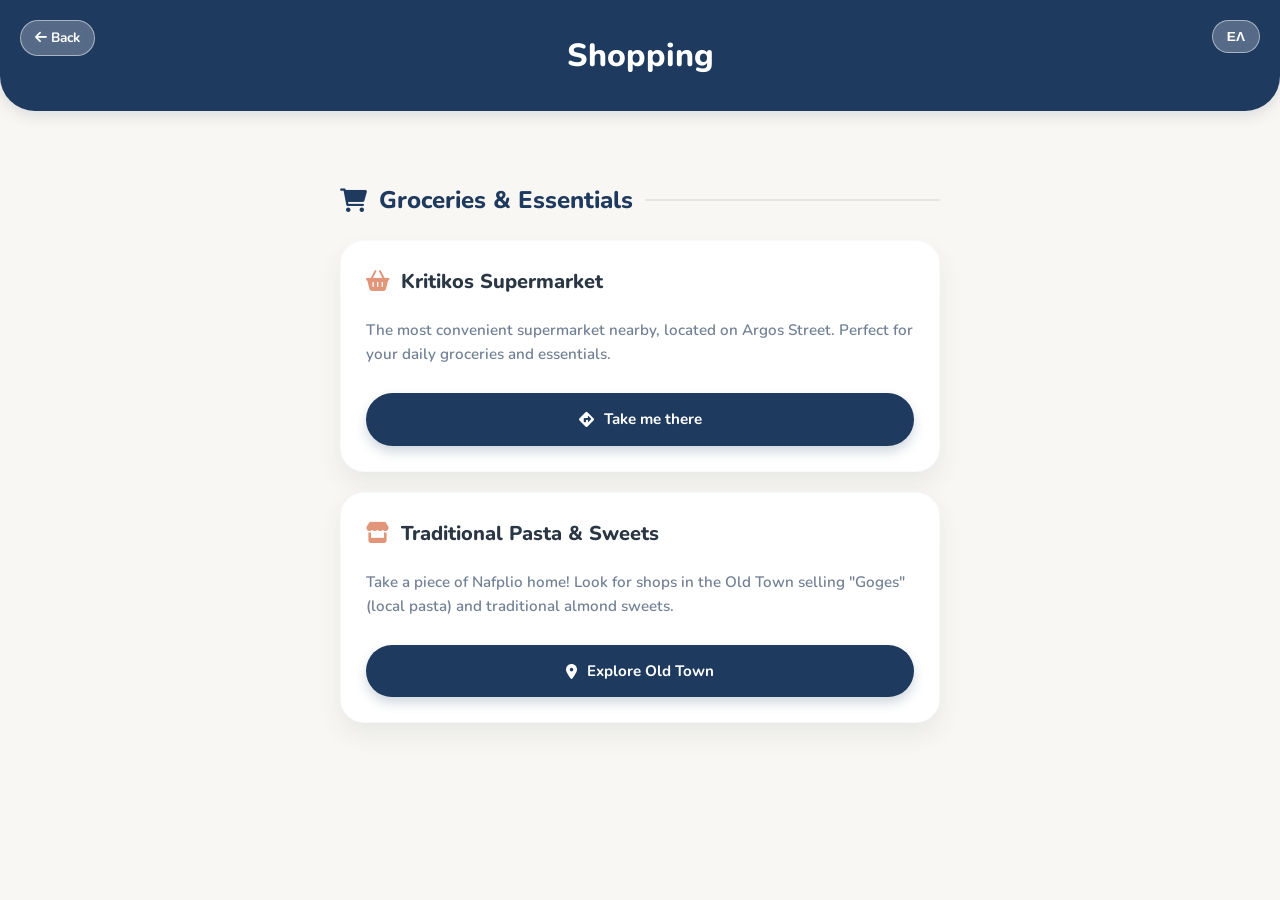
<file: pages/shopping.html>
<!DOCTYPE html>
<html lang="en">
<head>
    <meta charset="UTF-8">
    <meta name="viewport" content="width=device-width, initial-scale=1.0, maximum-scale=1.0, user-scalable=no">
    <title>Shopping - Nafplio Guide</title>
    <link rel="preconnect" href="https://fonts.googleapis.com">
    <link rel="preconnect" href="https://fonts.gstatic.com" crossorigin>
    <link href="https://fonts.googleapis.com/css2?family=Nunito:wght@400;600;700;800&display=swap" rel="stylesheet">
    <link rel="stylesheet" href="https://cdnjs.cloudflare.com/ajax/libs/font-awesome/6.0.0/css/all.min.css">
    <link rel="stylesheet" href="../style.css">
</head>
<body class="lang-en">

    <header>
        <a href="../index.html" class="back-btn"><i class="fas fa-arrow-left"></i> <span class="en">Back</span><span class="el">Πίσω</span></a>
        <button class="lang-toggle" onclick="toggleLanguage()">
            <span class="en">ΕΛ</span>
            <span class="el">EN</span>
        </button>
        <h1>
            <span class="en">Shopping</span>
            <span class="el">Αγορές</span>
        </h1>
    </header>

    <div class="container">
        
        <!-- ΕΝΟΤΗΤΑ 1: SUPER MARKET -->
        <h2><i class="fas fa-shopping-cart"></i> <span class="en">Groceries & Essentials</span><span class="el">Σούπερ Μάρκετ & Βασικά Είδη</span></h2>

        <div class="card">
            <h3><i class="fas fa-shopping-basket"></i> <span class="en">Kritikos Supermarket</span><span class="el">Super Market Κρητικός</span></h3>
            <p>
                <span class="en">The most convenient supermarket nearby, located on Argos Street. Perfect for your daily groceries and essentials.</span>
                <span class="el">Το πιο βολικό σούπερ μάρκετ της περιοχής, πάνω στην Οδό Άργους. Ιδανικό για τα καθημερινά σας ψώνια.</span>
            </p>
            <a href="https://maps.app.goo.gl/ntx22KgXbmn8ZMVR8" target="_blank" class="btn"><i class="fas fa-directions"></i> <span class="en">Take me there</span><span class="el">Οδηγίες</span></a>
        </div>

<!-- 
    [ΕΝΟΤΗΤΑ 2: ΤΟΠΙΚΑ ΠΡΟΪΟΝΤΑ]
    <h2><i class="fas fa-gift"></i> <span class="en">Local Flavors & Souvenirs</span><span class="el">Τοπικά Προϊόντα & Αναμνηστικά</span></h2>

    <div class="card">
        <h3><i class="fas fa-wine-bottle"></i> <span class="en">Karonis Distillery</span><span class="el">Ποτοποιία Καρώνη</span></h3>
        <p>
            <span class="en">A historic local distillery. Taste and buy traditional Ouzo, Tsipouro, and their famous cherry liqueur.</span>
            <span class="el">Ιστορική ποτοποιία του Ναυπλίου. Αγοράστε παραδοσιακό Ούζο, Τσίπουρο και το φημισμένο τους λικέρ βύσσινο.</span>
        </p>
        <a href="ΒΑΛΕ_LINK_ΧΑΡΤΗ_ΕΔΩ" target="_blank" class="btn"><i class="fas fa-directions"></i> <span class="en">Take me there</span><span class="el">Οδηγίες</span></a>
    </div>
-->

        <div class="card">
            <h3><i class="fas fa-store"></i> <span class="en">Traditional Pasta & Sweets</span><span class="el">Τοπικά Ζυμαρικά (Γκόγκες) & Γλυκά</span></h3>
            <p>
                <span class="en">Take a piece of Nafplio home! Look for shops in the Old Town selling "Goges" (local pasta) and traditional almond sweets.</span>
                <span class="el">Πάρτε μια γεύση από Ναύπλιο στο σπίτι! Αναζητήστε στα στενά "Γκόγκες" (τοπικά ζυμαρικά) και παραδοσιακά αμυγδαλωτά.</span>
            </p>
            <a href="https://maps.app.goo.gl/n2xfLW3rMagVSPKX6" target="_blank" class="btn"><i class="fas fa-map-marker-alt"></i> <span class="en">Explore Old Town</span><span class="el">Εξερεύνηση Παλιάς Πόλης</span></a>
        </div>

    </div>

    <script src="../script.js"></script>
</body>
</html>
</file>
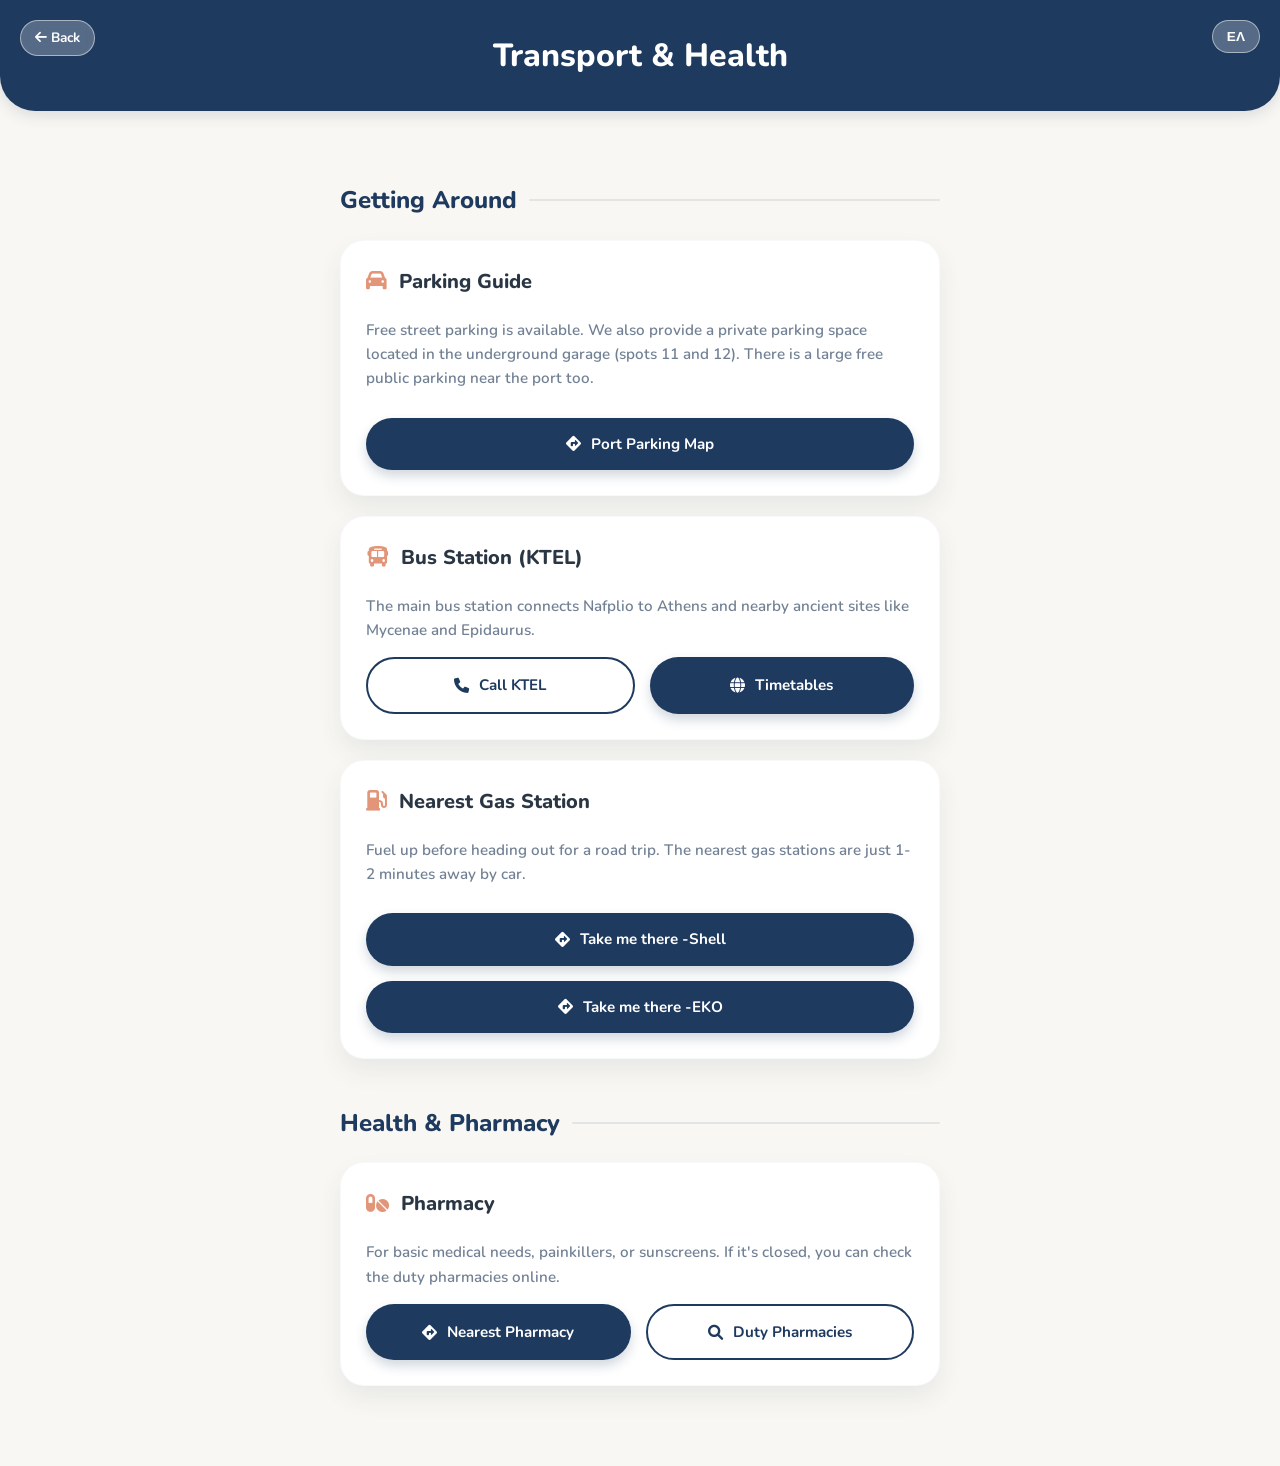
<file: pages/transport.html>
<!DOCTYPE html>
<html lang="en">
<head>
    <meta charset="UTF-8">
    <meta name="viewport" content="width=device-width, initial-scale=1.0, maximum-scale=1.0, user-scalable=no">
    <title>Transport & Health - Nafplio Guide</title>
    <link rel="preconnect" href="https://fonts.googleapis.com">
    <link rel="preconnect" href="https://fonts.gstatic.com" crossorigin>
    <link href="https://fonts.googleapis.com/css2?family=Nunito:wght@400;600;700;800&display=swap" rel="stylesheet">
    <link rel="stylesheet" href="https://cdnjs.cloudflare.com/ajax/libs/font-awesome/6.0.0/css/all.min.css">
    <link rel="stylesheet" href="../style.css">
</head>
<body class="lang-en">

    <header>
        <a href="../index.html" class="back-btn"><i class="fas fa-arrow-left"></i> <span class="en">Back</span><span class="el">Πίσω</span></a>
        <button class="lang-toggle" onclick="toggleLanguage()">
            <span class="en">ΕΛ</span>
            <span class="el">EN</span>
        </button>
        <h1>
            <span class="en">Transport & Health</span>
            <span class="el">Μετακίνηση & Υγεία</span>
        </h1>
    </header>

    <div class="container">
        
        <h2><span class="en">Getting Around</span><span class="el">Μετακινήσεις</span></h2>

        <div class="card">
            <h3><i class="fas fa-car"></i> <span class="en">Parking Guide</span><span class="el">Οδηγός Πάρκινγκ</span></h3>
            <p>
                <span class="en">Free street parking is available. We also provide a private parking space located in the underground garage (spots 11 and 12). There is a large free public parking near the port too.</span>
                <span class="el">Μπορείτε να παρκάρετε ελεύθερα στον δρόμο. Έχουμε δική μας θέση στάθμευσης η οποία βρίσκεται στο υπόγειο στις θέσεις 11 και 12. Υπάρχει και μεγάλο δωρεάν πάρκινγκ κοντά στο λιμάνι.</span>
            </p>
            <a href="https://maps.app.goo.gl/PWnXYc3FJxeMJN3B6" target="_blank" class="btn"><i class="fas fa-directions"></i> <span class="en">Port Parking Map</span><span class="el">Χάρτης Πάρκινγκ Λιμανιού</span></a>
        </div>

        <div class="card">
            <h3><i class="fas fa-bus"></i> <span class="en">Bus Station (KTEL)</span><span class="el">Σταθμός ΚΤΕΛ</span></h3>
            <p>
                <span class="en">The main bus station connects Nafplio to Athens and nearby ancient sites like Mycenae and Epidaurus.</span>
                <span class="el">Ο κεντρικός σταθμός ΚΤΕΛ συνδέει το Ναύπλιο με την Αθήνα, τις Μυκήνες και την Επίδαυρο.</span>
            </p>
            <div class="flex-row" style="margin-top:15px;">
                <a href="tel:+302752027323" class="btn flex-item btn-outline"><i class="fas fa-phone"></i> <span class="en">Call KTEL</span><span class="el">Κλήση ΚΤΕΛ</span></a>
                <a href="https://www.ktelargolida.gr/" target="_blank" class="btn flex-item"><i class="fas fa-globe"></i> <span class="en">Timetables</span><span class="el">Δρομολόγια</span></a>
            </div>
        </div>

        <div class="card">
            <h3><i class="fas fa-gas-pump"></i> <span class="en">Nearest Gas Station</span><span class="el">Κοντινότερο Βενζινάδικο</span></h3>
            <p>
                <span class="en">Fuel up before heading out for a road trip. The nearest gas stations are just 1-2 minutes away by car.</span>
                <span class="el">Γεμίστε το ρεζερβουάρ πριν την εκδρομή σας. Τα κοντινότερα βενζινάδικα απέχουν μόλις 1-2 λεπτά.</span>
            </p>
            <a href="https://maps.app.goo.gl/7RqBXqBH2zd4E5K16" target="_blank" class="btn"><i class="fas fa-directions"></i> <span class="en">Take me there -Shell</span><span class="el">Οδηγίες -Shell</span></a>
            <a href="https://maps.app.goo.gl/vwPgahpwm2JnqMHU8" target="_blank" class="btn"><i class="fas fa-directions"></i> <span class="en">Take me there -EKO</span><span class="el">Οδηγίες -EKO</span></a>
        </div>

        <h2><span class="en">Health & Pharmacy</span><span class="el">Υγεία & Φαρμακείο</span></h2>

        <div class="card">
            <h3><i class="fas fa-pills"></i> <span class="en">Pharmacy</span><span class="el">Φαρμακείο</span></h3>
            <p>
                <span class="en">For basic medical needs, painkillers, or sunscreens. If it's closed, you can check the duty pharmacies online.</span>
                <span class="el">Για βασικές ιατρικές ανάγκες, παυσίπονα ή αντηλιακά. Αν είναι κλειστό, δείτε τα εφημερεύοντα online.</span>
            </p>
            <div class="flex-row" style="margin-top:15px;">
                <a href="https://maps.app.goo.gl/7mw5XDPDpE6yzMaC6" target="_blank" class="btn flex-item"><i class="fas fa-directions"></i> <span class="en">Nearest Pharmacy</span><span class="el">Κοντινό Φαρμακείο</span></a>
                <a href="https://www.vrisko.gr/efimeries-farmakeion/nayplio/" target="_blank" class="btn flex-item btn-outline"><i class="fas fa-search"></i> <span class="en">Duty Pharmacies</span><span class="el">Εφημερεύοντα</span></a>
            </div>
        </div>

    </div>

    <script src="../script.js"></script>
</body>
</html>
</file>
<file: style.css>
:root {
    --primary-color: #1E3A5F;
    --accent-color: #E29578;
    --bg-light: #F9F7F3;
    --text-dark: #2A3644;
    --text-muted: #6B7A8F;
    --card-bg: #ffffff;
    
    --shadow-soft: 0 12px 24px rgba(30, 58, 95, 0.08); 
    --transition-fast: all 0.3s cubic-bezier(0.4, 0, 0.2, 1);
    --radius-large: 24px;
}

body { 
    font-family: 'Nunito', sans-serif;
    background-color: var(--bg-light); 
    color: var(--text-dark); 
    margin: 0; 
    padding: 0; 
    line-height: 1.6; 
}

body.lang-en .el { display: none !important; }
body.lang-el .en { display: none !important; }

.hero-header {
    background-image: linear-gradient(rgba(30, 58, 95, 0.75), rgba(42, 84, 133, 0.8)), url('images/img.jpg');
    background-size: cover;
    background-position: center;
    color: white;
    padding: 70px 20px;
    text-align: center;
    border-bottom-left-radius: 35px;
    border-bottom-right-radius: 35px;
    box-shadow: 0 8px 20px rgba(0,0,0,0.1);
    position: relative;
}

header:not(.hero-header) { 
    background-color: var(--primary-color); 
    color: white; 
    padding: 30px 20px; 
    text-align: center; 
    border-bottom-left-radius: 35px; 
    border-bottom-right-radius: 35px; 
    box-shadow: 0 4px 15px rgba(30, 58, 95, 0.15); 
    position: relative; 
}

.lang-toggle { position: absolute; top: 20px; right: 20px; background: rgba(255,255,255,0.25); border: 1px solid rgba(255,255,255,0.5); color: white; padding: 6px 14px; border-radius: 30px; cursor: pointer; font-family: 'Nunito', sans-serif; font-weight: 700; font-size: 0.85rem; transition: var(--transition-fast); backdrop-filter: blur(5px); }
.lang-toggle:hover { background: white; color: var(--primary-color); }
.back-btn { position: absolute; top: 20px; left: 20px; background: rgba(255,255,255,0.25); border: 1px solid rgba(255,255,255,0.5); color: white; padding: 6px 14px; border-radius: 30px; cursor: pointer; text-decoration: none; font-family: 'Nunito', sans-serif; font-weight: 700; font-size: 0.85rem; transition: var(--transition-fast); backdrop-filter: blur(5px); }
.back-btn:hover { background: white; color: var(--primary-color); }

h1, h2, h3 { font-family: 'Nunito', sans-serif; font-weight: 800; } /* Έντονο βάρος για τους τίτλους */

h1 { margin: 0; font-size: 2rem; }
.hero-header h1 { font-size: 2.4rem; text-shadow: 0 2px 4px rgba(0,0,0,0.2); letter-spacing: 0.5px; }
p { margin: 5px 0 0 0; font-size: 1rem; font-weight: 600; opacity: 0.95; }

.container { padding: 25px 20px; max-width: 600px; margin: auto; padding-bottom: 60px; }
h2 { color: var(--primary-color); font-size: 1.5rem; margin-top: 45px; margin-bottom: 20px; display: flex; align-items: center; gap: 12px; }
h2::after { content: ''; flex: 1; height: 2px; background-color: rgba(30, 58, 95, 0.1); border-radius: 2px; }

.card { background-color: var(--card-bg); border-radius: var(--radius-large); padding: 25px; margin-bottom: 20px; box-shadow: var(--shadow-soft); transition: var(--transition-fast); border: 1px solid rgba(30, 58, 95, 0.03); }
.card:active { transform: scale(0.98); }
.card h3 { margin-top: 0; color: var(--text-dark); font-size: 1.25rem; display: flex; align-items: center; gap: 12px; }
.card h3 i { color: var(--accent-color); font-size: 1.3rem; }
.card p { margin: 12px 0; font-size: 0.95rem; font-weight: 600; color: var(--text-muted); }

/* Κουμπιά (Σχήμα χαπιού) */
.btn { display: inline-flex; align-items: center; justify-content: center; gap: 10px; background-color: var(--primary-color); color: white; padding: 14px 22px; text-decoration: none; border-radius: 30px; font-weight: 700; font-size: 0.95rem; border: none; cursor: pointer; width: 100%; text-align: center; box-sizing: border-box; margin-top: 15px; transition: var(--transition-fast); box-shadow: 0 6px 12px rgba(30, 58, 95, 0.2); }
.btn:hover { transform: translateY(-2px); box-shadow: 0 8px 16px rgba(30, 58, 95, 0.3); }
.btn-outline { background-color: transparent; color: var(--primary-color); border: 2px solid var(--primary-color); box-shadow: none; }
.btn-outline:hover, .btn-outline.active { background-color: rgba(30, 58, 95, 0.05); transform: translateY(0); }

/* Πιο απαλά/παστέλ χρώματα για τα ειδικά κουμπιά */
.btn-success { background-color: #4B9B73; box-shadow: 0 6px 12px rgba(75, 155, 115, 0.2); } 
.btn-danger { background-color: #D65A5A; box-shadow: 0 6px 12px rgba(214, 90, 90, 0.2); } 
.btn-primary { background-color: #5587B3; box-shadow: 0 6px 12px rgba(85, 135, 179, 0.2); } 

.flex-row { display: flex; gap: 15px; flex-wrap: wrap; }
.flex-item { flex: 1; min-width: 140px; margin-top: 0; }

#toast { visibility: hidden; min-width: 220px; background-color: var(--text-dark); color: #fff; text-align: center; padding: 14px; position: fixed; bottom: 30px; left: 50%; transform: translateX(-50%); border-radius: 30px; z-index: 1000; font-size: 0.95rem; font-weight: 700; box-shadow: 0 10px 25px rgba(0,0,0,0.2); }
#toast.show { visibility: visible; animation: fadein 0.5s, fadeout 0.5s 2.5s; }
@keyframes fadein { from {bottom: 0; opacity: 0;} to {bottom: 30px; opacity: 1;} }
@keyframes fadeout { from {bottom: 30px; opacity: 1;} to {bottom: 0; opacity: 0;} }
</file>
